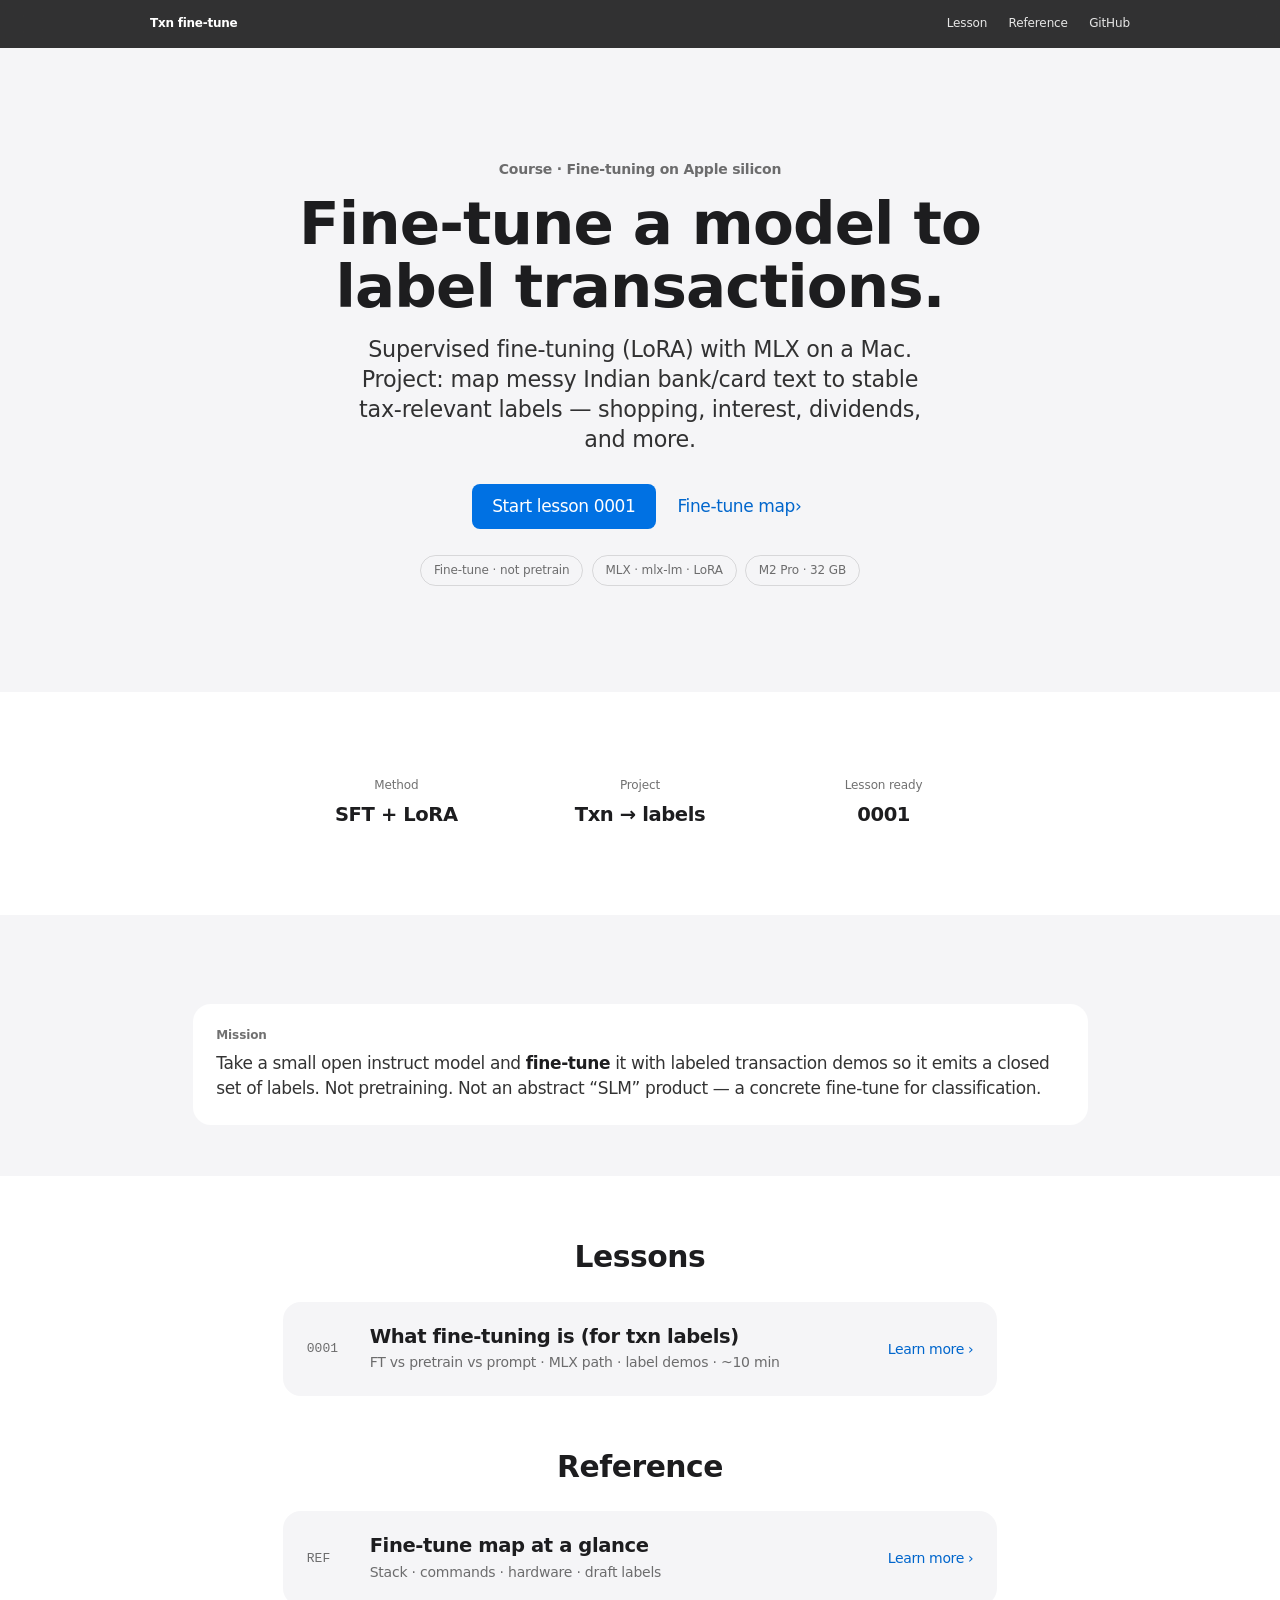
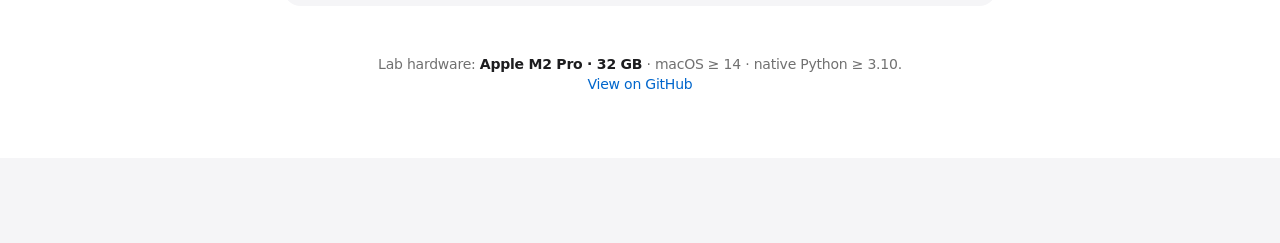
<file: index.html>
<!DOCTYPE html>
<html lang="en">
<head>
  <meta charset="utf-8" />
  <meta name="viewport" content="width=device-width, initial-scale=1" />
  <meta name="color-scheme" content="light dark" />
  <title>Fine-tune on MLX · Transaction labels</title>
  <meta name="description" content="Fine-tune open models on Apple silicon with MLX so Indian transaction text maps to tax-relevant labels." />
  <link rel="stylesheet" href="assets/lesson.css" />
</head>
<body>
  <nav class="topnav" aria-label="Course">
    <div class="topnav-inner">
      <a class="brand" href="index.html">Txn fine-tune</a>
      <div style="display:flex;gap:1.25rem;align-items:center">
        <a href="lessons/0001-what-is-finetuning-for-txn-labels.html">Lesson</a>
        <a href="reference/finetune-map.html">Reference</a>
        <a href="https://github.com/prayanks/mlx-slm-course">GitHub</a>
      </div>
    </div>
  </nav>

  <div class="page shell">
    <div class="page-inner">
      <header class="course-header">
        <p class="eyebrow">Course · Fine-tuning on Apple silicon</p>
        <h1>Fine-tune a model to label transactions.</h1>
        <p class="lede">
          Supervised fine-tuning (LoRA) with MLX on a Mac. Project: map messy Indian bank/card text
          to stable tax-relevant labels — shopping, interest, dividends, and more.
        </p>
        <div class="cta-row">
          <a class="btn btn-primary" href="lessons/0001-what-is-finetuning-for-txn-labels.html">Start lesson 0001</a>
          <a class="btn btn-ghost" href="reference/finetune-map.html">Fine-tune map</a>
        </div>
        <div class="chip-row">
          <span class="chip">Fine-tune · not pretrain</span>
          <span class="chip">MLX · mlx-lm · LoRA</span>
          <span class="chip">M2 Pro · 32&nbsp;GB</span>
        </div>
      </header>
    </div>

    <section class="section-band" aria-label="Overview">
      <div class="inner">
        <div class="stat-grid">
          <div class="stat">
            <div class="k">Method</div>
            <div class="v">SFT + LoRA</div>
          </div>
          <div class="stat">
            <div class="k">Project</div>
            <div class="v">Txn → labels</div>
          </div>
          <div class="stat">
            <div class="k">Lesson ready</div>
            <div class="v">0001</div>
          </div>
        </div>
      </div>
    </section>

    <div class="page-inner" style="padding-top: clamp(2.5rem, 6vw, 3.5rem)">
      <div class="win">
        <div class="label">Mission</div>
        <p>
          Take a small open instruct model and <strong>fine-tune</strong> it with labeled transaction demos so it emits
          a closed set of labels. Not pretraining. Not an abstract “SLM” product — a concrete fine-tune for classification.
        </p>
      </div>
    </div>

    <section class="section-band" aria-label="Curriculum" style="margin-top: clamp(2rem, 5vw, 3rem)">
      <div class="inner">
        <h2>Lessons</h2>
        <ul class="lesson-list">
          <li>
            <a class="lesson-card" href="lessons/0001-what-is-finetuning-for-txn-labels.html">
              <span class="n">0001</span>
              <span>
                <div class="title">What fine-tuning is (for txn labels)</div>
                <div class="meta">FT vs pretrain vs prompt · MLX path · label demos · ~10 min</div>
              </span>
              <span class="go">Learn more</span>
            </a>
          </li>
        </ul>

        <h2 style="margin-top: 2.75rem">Reference</h2>
        <ul class="lesson-list">
          <li>
            <a class="lesson-card" href="reference/finetune-map.html">
              <span class="n">REF</span>
              <span>
                <div class="title">Fine-tune map at a glance</div>
                <div class="meta">Stack · commands · hardware · draft labels</div>
              </span>
              <span class="go">Learn more</span>
            </a>
          </li>
        </ul>

        <p class="foot-note">
          Lab hardware: <strong>Apple M2 Pro · 32&nbsp;GB</strong> · macOS ≥ 14 · native Python ≥ 3.10.<br />
          <a href="https://github.com/prayanks/mlx-slm-course">View on GitHub</a>
        </p>
      </div>
    </section>
  </div>
</body>
</html>
</file>
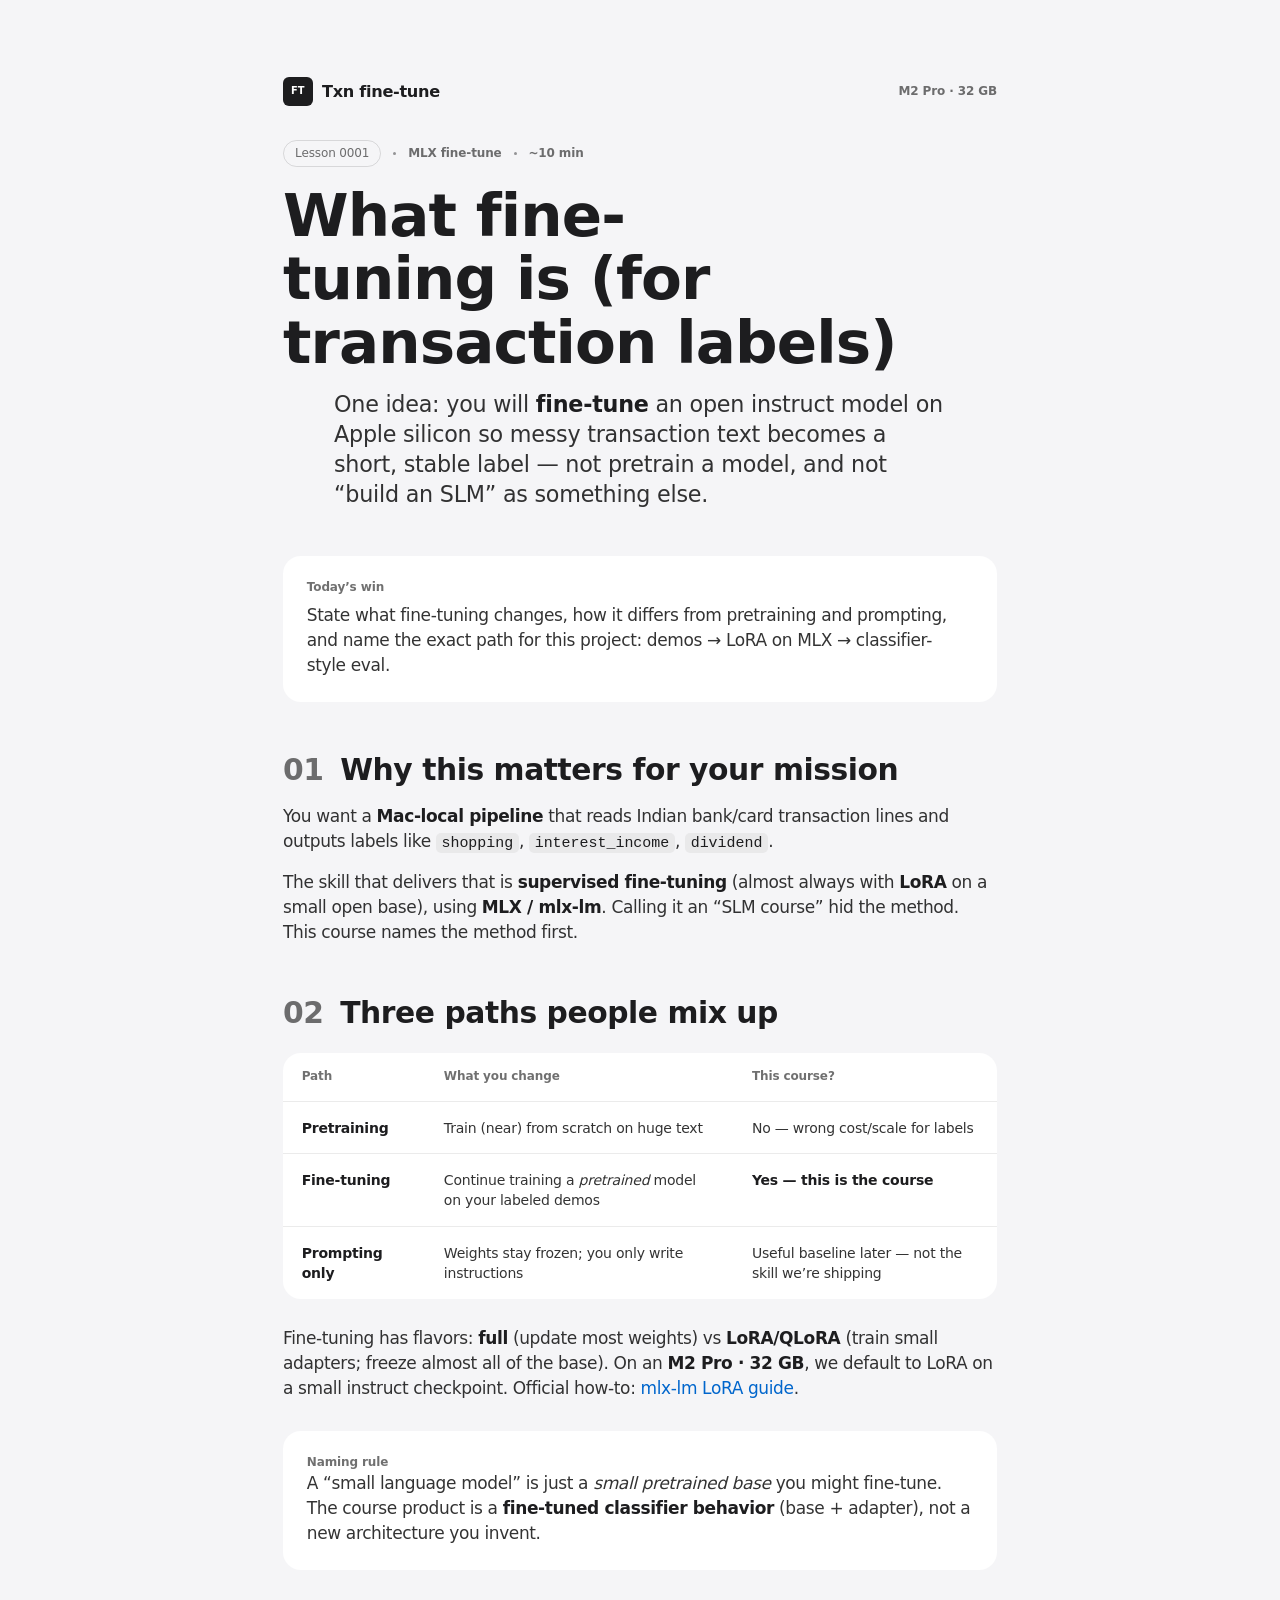
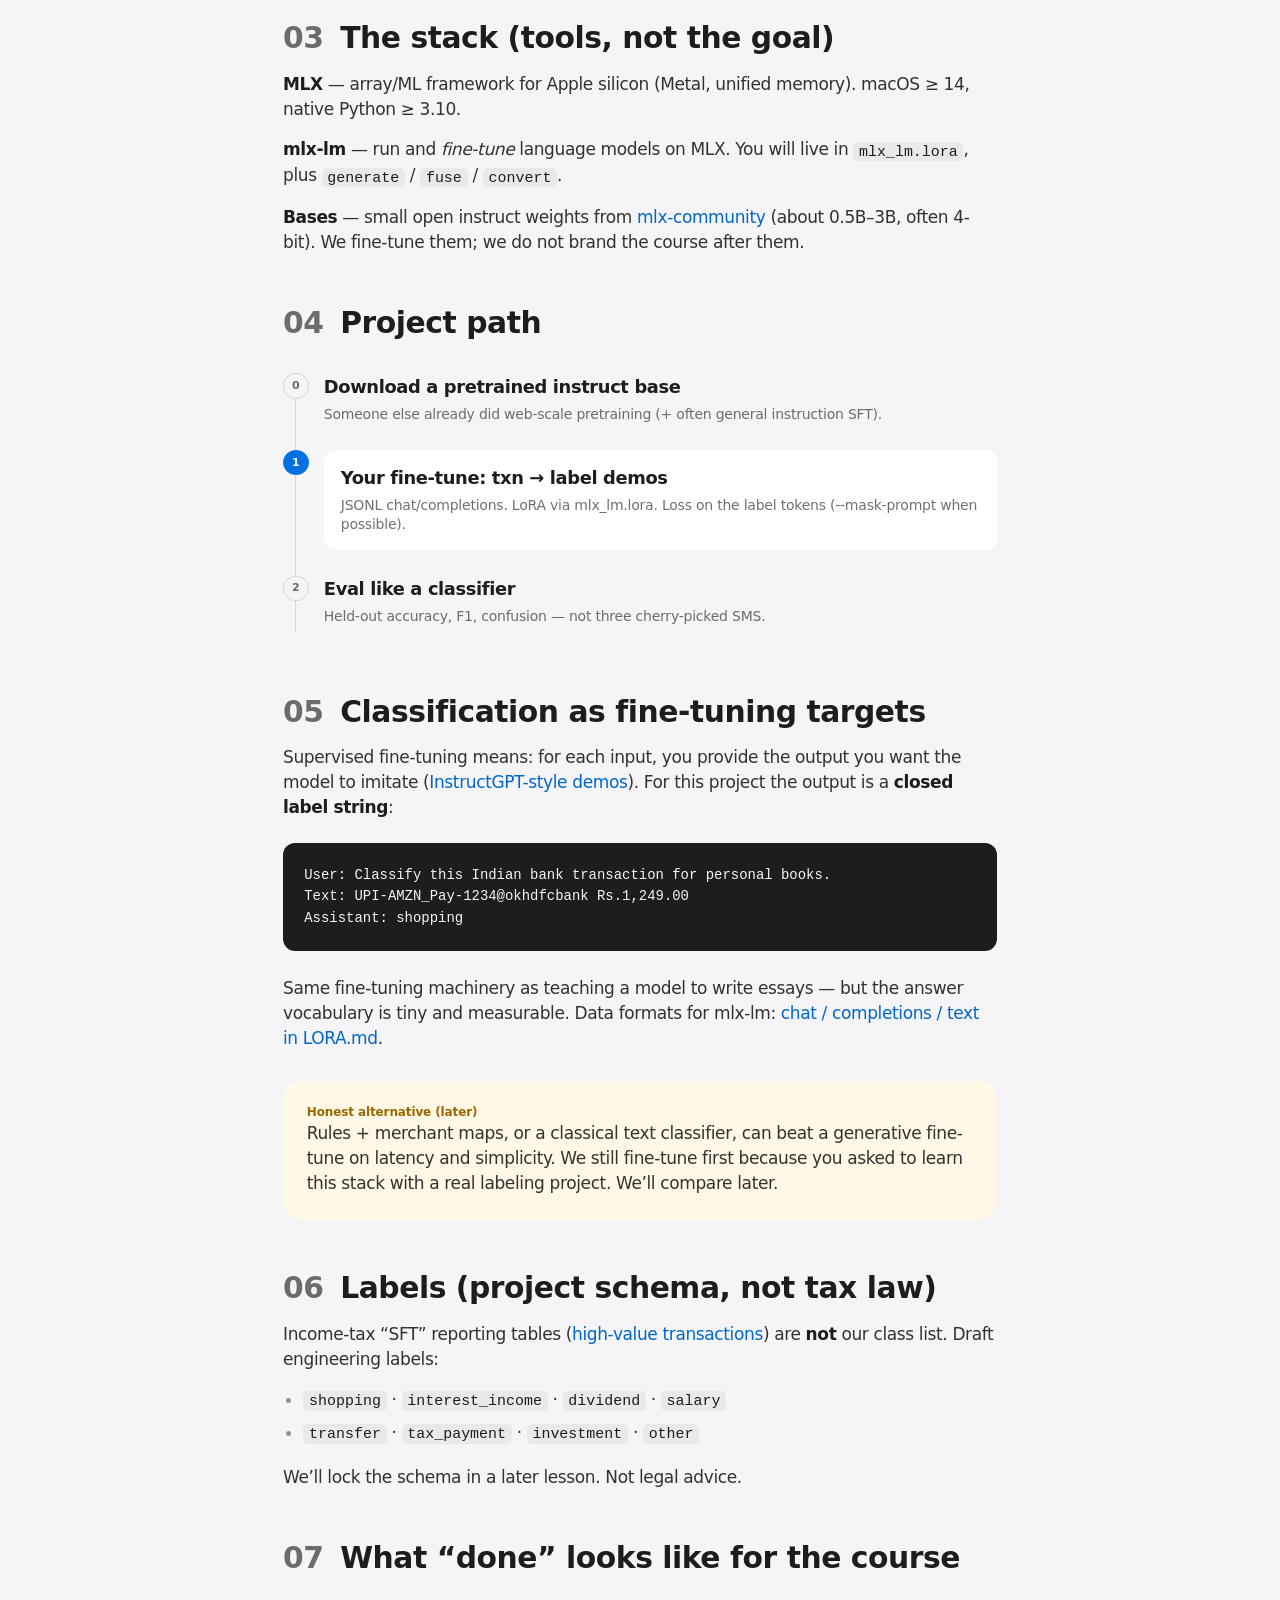
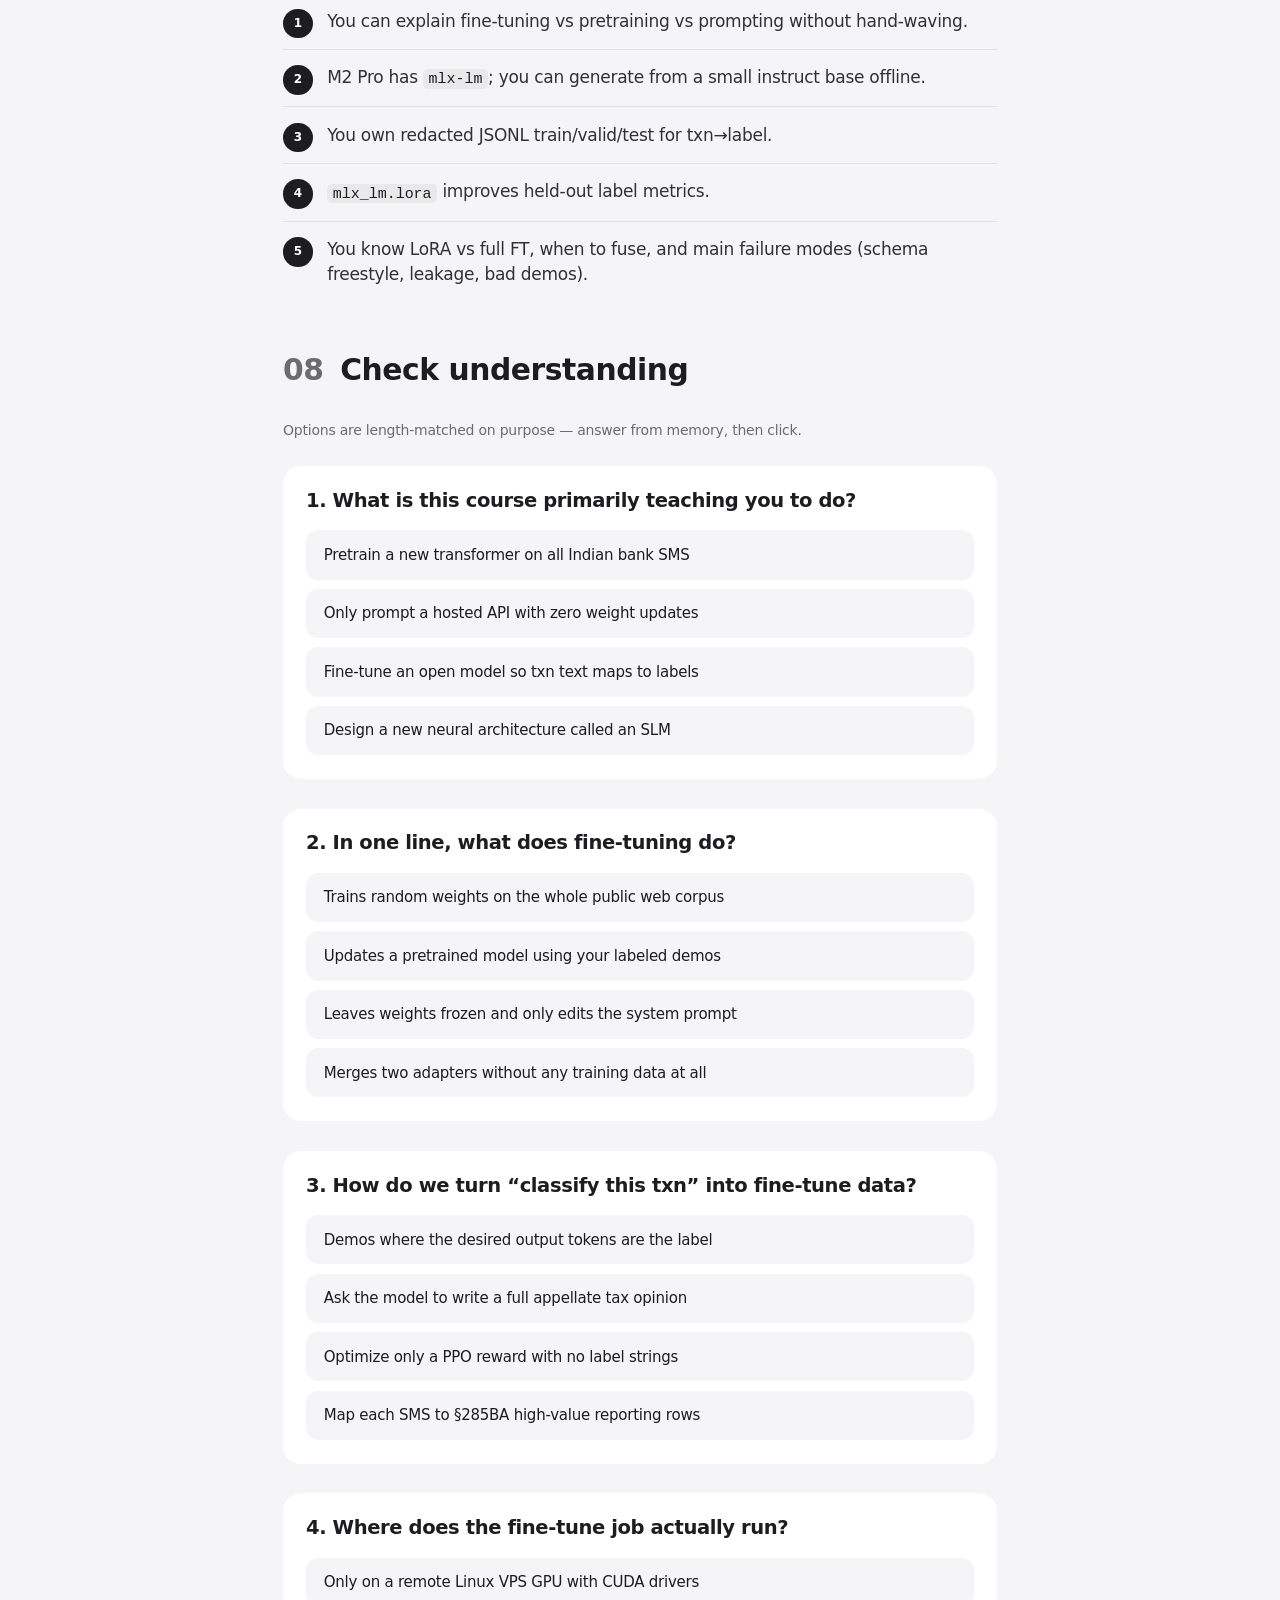
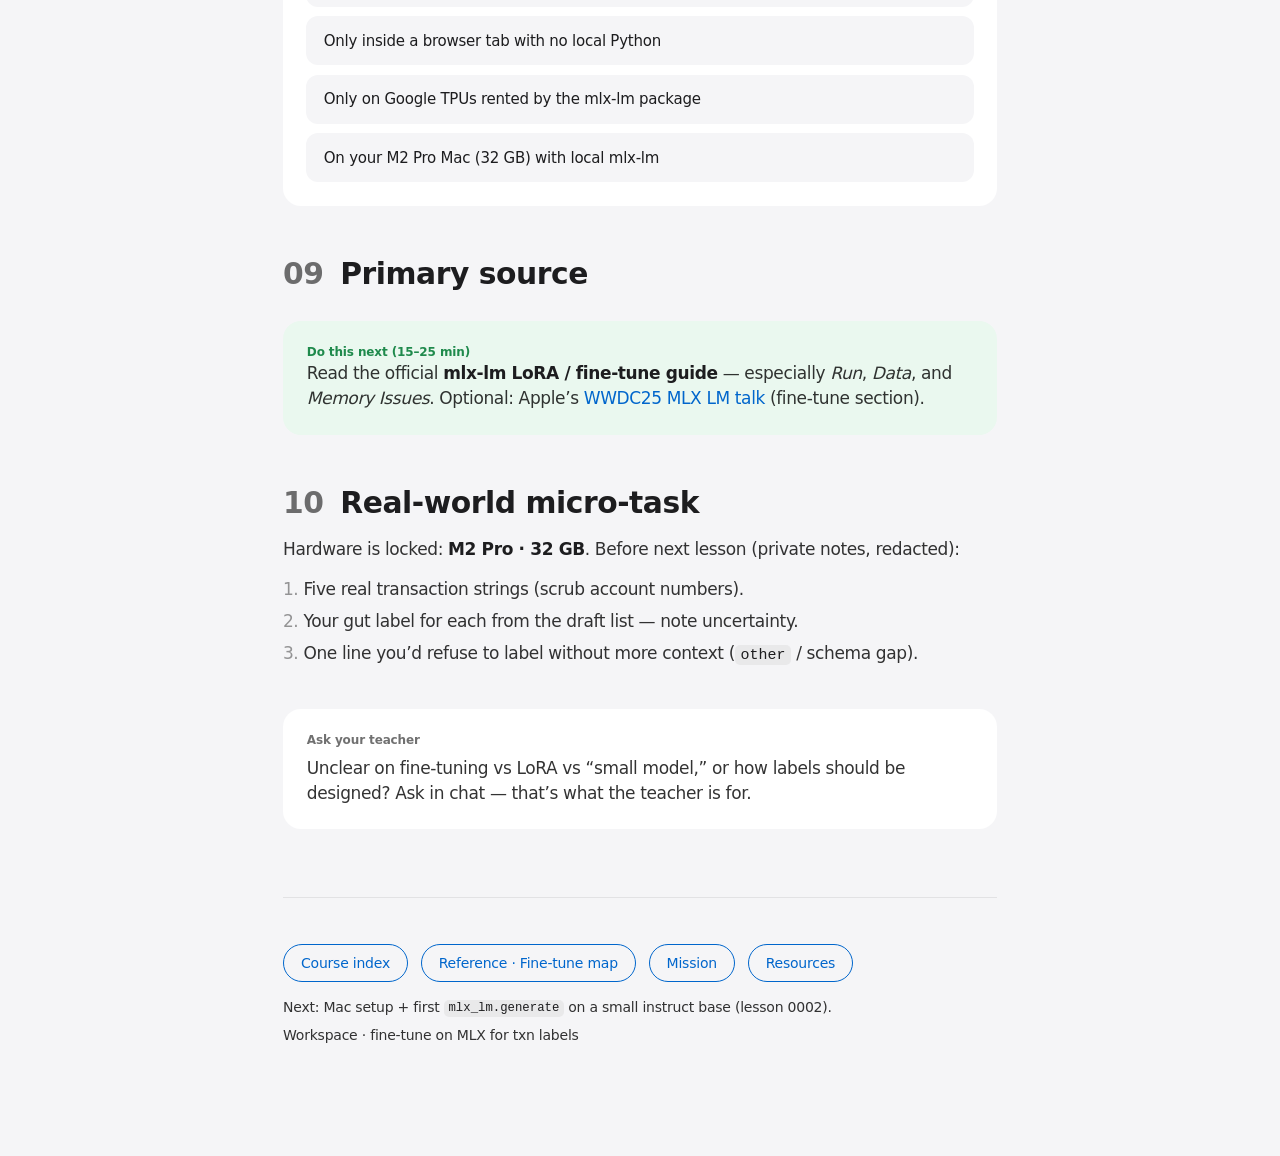
<file: lessons/0001-what-is-finetuning-for-txn-labels.html>
<!DOCTYPE html>
<html lang="en">
<head>
  <meta charset="utf-8" />
  <meta name="viewport" content="width=device-width, initial-scale=1" />
  <meta name="color-scheme" content="light dark" />
  <title>0001 · What fine-tuning is (for txn labels)</title>
  <link rel="stylesheet" href="../assets/lesson.css" />
</head>
<body>
  <div class="page">
    <div class="page-inner">
      <div class="brand-row">
        <a class="brand-mark" href="../index.html">
          <span class="logo" aria-hidden="true">FT</span>
          <span>Txn fine-tune</span>
        </a>
        <div class="meta-row" style="margin:0">
          <span>M2 Pro · 32 GB</span>
        </div>
      </div>
      <header class="course-header">
        <div class="meta-row">
          <span class="badge">Lesson 0001</span>
          <span class="dot" aria-hidden="true"></span>
          <span>MLX fine-tune</span>
          <span class="dot" aria-hidden="true"></span>
          <span>~10 min</span>
        </div>
        <h1>What fine-tuning is (for transaction labels)</h1>
        <p class="lede">
          One idea: you will <strong>fine-tune</strong> an open instruct model on Apple silicon so messy transaction text becomes a short, stable label — not pretrain a model, and not “build an SLM” as something else.
        </p>
      </header>

      <div class="win">
        <div class="label">Today’s win</div>
        <p>
          State what fine-tuning changes, how it differs from pretraining and prompting, and name the exact path for this project: demos → LoRA on MLX → classifier-style eval.
        </p>
      </div>

      <h2><span class="num">01</span> Why this matters for your mission</h2>
      <p>
        You want a <strong>Mac-local pipeline</strong> that reads Indian bank/card transaction lines and outputs labels like
        <code>shopping</code>, <code>interest_income</code>, <code>dividend</code>.
      </p>
      <p>
        The skill that delivers that is <strong>supervised fine-tuning</strong> (almost always with <strong>LoRA</strong> on a small open base), using <strong>MLX / mlx-lm</strong>.
        Calling it an “SLM course” hid the method. This course names the method first.
      </p>

      <h2><span class="num">02</span> Three paths people mix up</h2>
      <div class="table-wrap">
        <table>
          <thead>
            <tr><th>Path</th><th>What you change</th><th>This course?</th></tr>
          </thead>
          <tbody>
            <tr>
              <td><strong>Pretraining</strong></td>
              <td>Train (near) from scratch on huge text</td>
              <td>No — wrong cost/scale for labels</td>
            </tr>
            <tr>
              <td><strong>Fine-tuning</strong></td>
              <td>Continue training a <em>pretrained</em> model on your labeled demos</td>
              <td><strong>Yes — this is the course</strong></td>
            </tr>
            <tr>
              <td><strong>Prompting only</strong></td>
              <td>Weights stay frozen; you only write instructions</td>
              <td>Useful baseline later — not the skill we’re shipping</td>
            </tr>
          </tbody>
        </table>
      </div>
      <p>
        Fine-tuning has flavors: <strong>full</strong> (update most weights) vs <strong>LoRA/QLoRA</strong> (train small adapters; freeze almost all of the base).
        On an <strong>M2 Pro · 32&nbsp;GB</strong>, we default to LoRA on a small instruct checkpoint.
        Official how-to:
        <a href="https://github.com/ml-explore/mlx-lm/blob/main/mlx_lm/LORA.md">mlx-lm LoRA guide</a>.
      </p>

      <div class="callout accent">
        <div class="label">Naming rule</div>
        <p>
          A “small language model” is just a <em>small pretrained base</em> you might fine-tune.
          The course product is a <strong>fine-tuned classifier behavior</strong> (base + adapter), not a new architecture you invent.
        </p>
      </div>

      <h2><span class="num">03</span> The stack (tools, not the goal)</h2>
      <p>
        <a href="https://ml-explore.github.io/mlx/"><strong>MLX</strong></a> — array/ML framework for Apple silicon (Metal, unified memory).
        macOS ≥&nbsp;14, native Python ≥&nbsp;3.10.
      </p>
      <p>
        <a href="https://github.com/ml-explore/mlx-lm"><strong>mlx-lm</strong></a> — run and <em>fine-tune</em> language models on MLX.
        You will live in <code>mlx_lm.lora</code>, plus <code>generate</code> / <code>fuse</code> / <code>convert</code>.
      </p>
      <p>
        <strong>Bases</strong> — small open instruct weights from
        <a href="https://huggingface.co/mlx-community">mlx-community</a>
        (about 0.5B–3B, often 4-bit). We fine-tune them; we do not brand the course after them.
      </p>

      <h2><span class="num">04</span> Project path</h2>
      <div class="pipeline" role="list">
        <div class="step" role="listitem">
          <div class="n" aria-hidden="true">0</div>
          <div class="body">
            <div class="label">Download a pretrained instruct base</div>
            <div class="hint">Someone else already did web-scale pretraining (+ often general instruction SFT).</div>
          </div>
        </div>
        <div class="step highlight" role="listitem">
          <div class="n" aria-hidden="true">1</div>
          <div class="body">
            <div class="label">Your fine-tune: txn → label demos</div>
            <div class="hint">JSONL chat/completions. LoRA via mlx_lm.lora. Loss on the label tokens (--mask-prompt when possible).</div>
          </div>
        </div>
        <div class="step" role="listitem">
          <div class="n" aria-hidden="true">2</div>
          <div class="body">
            <div class="label">Eval like a classifier</div>
            <div class="hint">Held-out accuracy, F1, confusion — not three cherry-picked SMS.</div>
          </div>
        </div>
      </div>

      <h2><span class="num">05</span> Classification as fine-tuning targets</h2>
      <p>
        Supervised fine-tuning means: for each input, you provide the output you want the model to imitate
        (<a href="https://arxiv.org/abs/2203.02155">InstructGPT-style demos</a>).
        For this project the output is a <strong>closed label string</strong>:
      </p>
      <pre><code>User: Classify this Indian bank transaction for personal books.
Text: UPI-AMZN_Pay-1234@okhdfcbank Rs.1,249.00
Assistant: shopping</code></pre>
      <p>
        Same fine-tuning machinery as teaching a model to write essays — but the answer vocabulary is tiny and measurable.
        Data formats for mlx-lm:
        <a href="https://github.com/ml-explore/mlx-lm/blob/main/mlx_lm/LORA.md#data">chat / completions / text in LORA.md</a>.
      </p>

      <div class="callout warn">
        <div class="label">Honest alternative (later)</div>
        <p>
          Rules + merchant maps, or a classical text classifier, can beat a generative fine-tune on latency and simplicity.
          We still fine-tune first because you asked to learn this stack with a real labeling project. We’ll compare later.
        </p>
      </div>

      <h2><span class="num">06</span> Labels (project schema, not tax law)</h2>
      <p>
        Income-tax “SFT” reporting tables
        (<a href="https://www.incometaxindia.gov.in/w/reporting-of-high-value-transactions">high-value transactions</a>)
        are <strong>not</strong> our class list. Draft engineering labels:
      </p>
      <ul>
        <li><code>shopping</code> · <code>interest_income</code> · <code>dividend</code> · <code>salary</code></li>
        <li><code>transfer</code> · <code>tax_payment</code> · <code>investment</code> · <code>other</code></li>
      </ul>
      <p>We’ll lock the schema in a later lesson. Not legal advice.</p>

      <h2><span class="num">07</span> What “done” looks like for the course</h2>
      <ol class="steps">
        <li>You can explain fine-tuning vs pretraining vs prompting without hand-waving.</li>
        <li>M2 Pro has <code>mlx-lm</code>; you can generate from a small instruct base offline.</li>
        <li>You own redacted JSONL train/valid/test for txn→label.</li>
        <li><code>mlx_lm.lora</code> improves held-out label metrics.</li>
        <li>You know LoRA vs full FT, when to fuse, and main failure modes (schema freestyle, leakage, bad demos).</li>
      </ol>

      <h2><span class="num">08</span> Check understanding</h2>
      <p class="cite">Options are length-matched on purpose — answer from memory, then click.</p>

      <div class="quiz"
           data-correct="2"
           data-explain="This course is supervised fine-tuning (usually LoRA) of a pretrained open model so it emits txn labels. Pretraining from scratch and prompt-only APIs are different paths.">
        <div class="quiz-q">1. What is this course primarily teaching you to do?</div>
        <div class="quiz-options">
          <button type="button" data-i="0">Pretrain a new transformer on all Indian bank SMS</button>
          <button type="button" data-i="1">Only prompt a hosted API with zero weight updates</button>
          <button type="button" data-i="2">Fine-tune an open model so txn text maps to labels</button>
          <button type="button" data-i="3">Design a new neural architecture called an SLM</button>
        </div>
        <div class="quiz-feedback" hidden></div>
      </div>

      <div class="quiz"
           data-correct="1"
           data-explain="Fine-tuning continues training a pretrained model on your data. Pretraining is the earlier web-scale stage. Prompting does not update weights. Fuse merges an already-trained adapter.">
        <div class="quiz-q">2. In one line, what does fine-tuning do?</div>
        <div class="quiz-options">
          <button type="button" data-i="0">Trains random weights on the whole public web corpus</button>
          <button type="button" data-i="1">Updates a pretrained model using your labeled demos</button>
          <button type="button" data-i="2">Leaves weights frozen and only edits the system prompt</button>
          <button type="button" data-i="3">Merges two adapters without any training data at all</button>
        </div>
        <div class="quiz-feedback" hidden></div>
      </div>

      <div class="quiz"
           data-correct="0"
           data-explain="We cast classification as supervised fine-tuning targets: the completion tokens are the label. Free-form tax opinions and pure RL are different games; §285BA tables are reporting rules, not our class list.">
        <div class="quiz-q">3. How do we turn “classify this txn” into fine-tune data?</div>
        <div class="quiz-options">
          <button type="button" data-i="0">Demos where the desired output tokens are the label</button>
          <button type="button" data-i="1">Ask the model to write a full appellate tax opinion</button>
          <button type="button" data-i="2">Optimize only a PPO reward with no label strings</button>
          <button type="button" data-i="3">Map each SMS to §285BA high-value reporting rows</button>
        </div>
        <div class="quiz-feedback" hidden></div>
      </div>

      <div class="quiz"
           data-correct="3"
           data-explain="Training runs on your Apple silicon Mac with mlx-lm. The course site may be hosted elsewhere; weights update on the M2 Pro.">
        <div class="quiz-q">4. Where does the fine-tune job actually run?</div>
        <div class="quiz-options">
          <button type="button" data-i="0">Only on a remote Linux VPS GPU with CUDA drivers</button>
          <button type="button" data-i="1">Only inside a browser tab with no local Python</button>
          <button type="button" data-i="2">Only on Google TPUs rented by the mlx-lm package</button>
          <button type="button" data-i="3">On your M2 Pro Mac (32 GB) with local mlx-lm</button>
        </div>
        <div class="quiz-feedback" hidden></div>
      </div>

      <h2><span class="num">09</span> Primary source</h2>
      <div class="callout good">
        <div class="label">Do this next (15–25 min)</div>
        <p>
          Read the official
          <a href="https://github.com/ml-explore/mlx-lm/blob/main/mlx_lm/LORA.md"><strong>mlx-lm LoRA / fine-tune guide</strong></a>
          — especially <em>Run</em>, <em>Data</em>, and <em>Memory Issues</em>.
          Optional: Apple’s
          <a href="https://developer.apple.com/videos/play/wwdc2025/298/">WWDC25 MLX LM talk</a>
          (fine-tune section).
        </p>
      </div>

      <h2><span class="num">10</span> Real-world micro-task</h2>
      <p>Hardware is locked: <strong>M2 Pro · 32&nbsp;GB</strong>. Before next lesson (private notes, redacted):</p>
      <ol>
        <li>Five real transaction strings (scrub account numbers).</li>
        <li>Your gut label for each from the draft list — note uncertainty.</li>
        <li>One line you’d refuse to label without more context (<code>other</code> / schema gap).</li>
      </ol>

      <div class="teacher">
        <div class="label">Ask your teacher</div>
        <p>
          Unclear on fine-tuning vs LoRA vs “small model,” or how labels should be designed?
          Ask in chat — that’s what the teacher is for.
        </p>
      </div>

      <footer class="course-footer">
        <div class="nav-links">
          <a href="../index.html">Course index</a>
          <a href="../reference/finetune-map.html">Reference · Fine-tune map</a>
          <a href="../MISSION.md">Mission</a>
          <a href="../RESOURCES.md">Resources</a>
        </div>
        <p style="margin:0.85rem 0 0">
          Next: Mac setup + first <code>mlx_lm.generate</code> on a small instruct base (lesson 0002).
        </p>
        <p style="margin:0.4rem 0 0">Workspace · fine-tune on MLX for txn labels</p>
      </footer>
    </div>
  </div>
  <script src="../assets/quiz.js"></script>
</body>
</html>
</file>
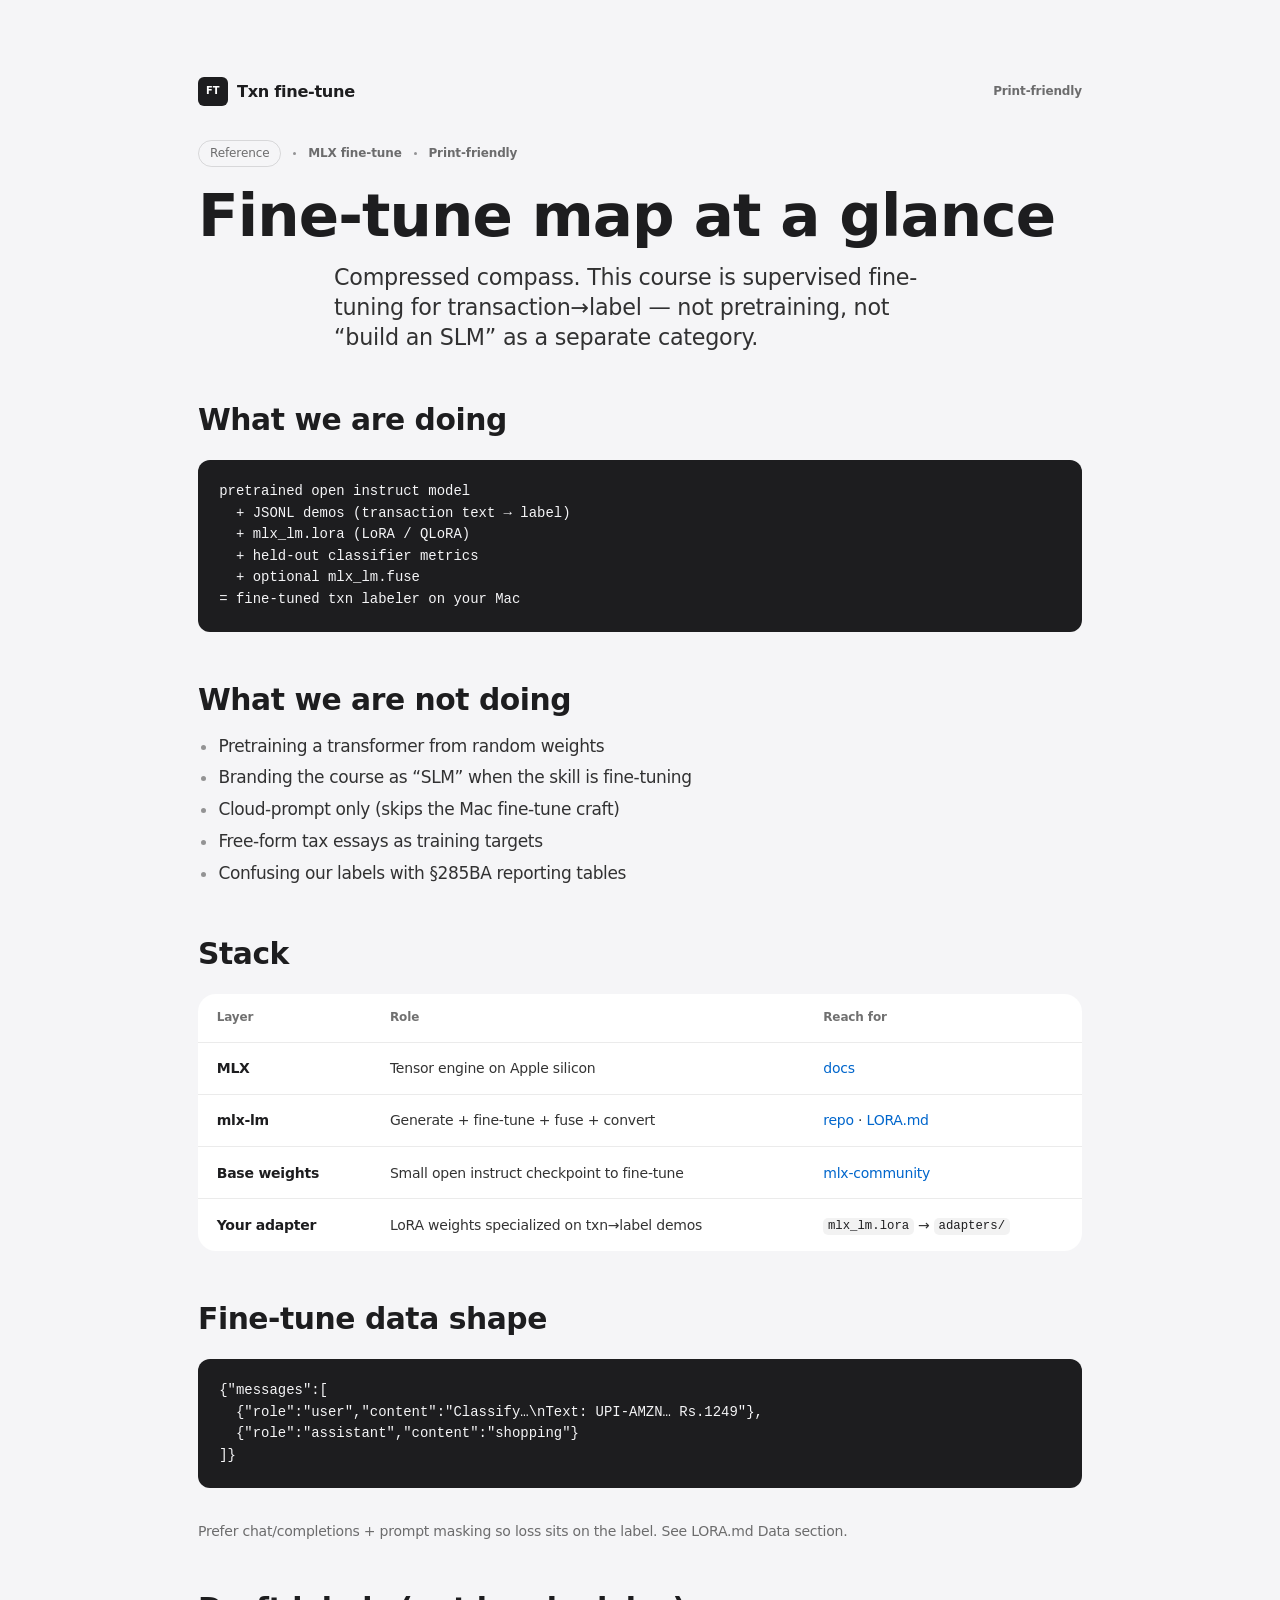
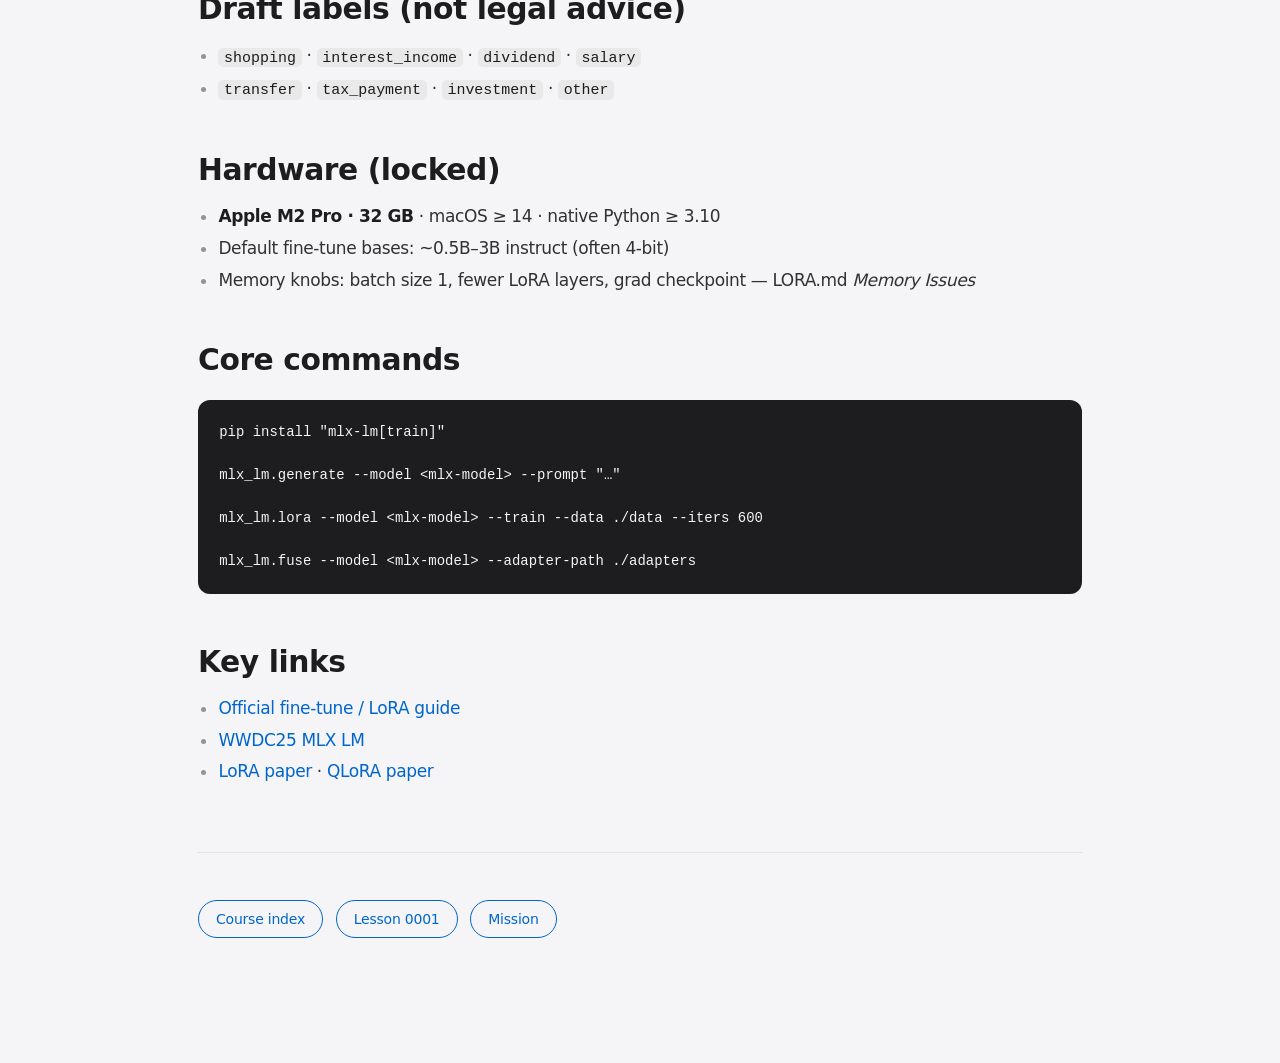
<file: reference/finetune-map.html>
<!DOCTYPE html>
<html lang="en">
<head>
  <meta charset="utf-8" />
  <meta name="viewport" content="width=device-width, initial-scale=1" />
  <meta name="color-scheme" content="light dark" />
  <title>Reference · Fine-tune map at a glance</title>
  <link rel="stylesheet" href="../assets/lesson.css" />
</head>
<body>
  <div class="page wide">
    <div class="page-inner">
      <div class="brand-row">
        <a class="brand-mark" href="../index.html">
          <span class="logo" aria-hidden="true">FT</span>
          <span>Txn fine-tune</span>
        </a>
        <div class="meta-row" style="margin:0">
          <span>Print-friendly</span>
        </div>
      </div>
      <header class="course-header">
        <div class="meta-row">
          <span class="badge">Reference</span>
          <span class="dot" aria-hidden="true"></span>
          <span>MLX fine-tune</span>
          <span class="dot" aria-hidden="true"></span>
          <span>Print-friendly</span>
        </div>
        <h1>Fine-tune map at a glance</h1>
        <p class="lede">Compressed compass. This course is supervised fine-tuning for transaction→label — not pretraining, not “build an SLM” as a separate category.</p>
      </header>

      <h2>What we are doing</h2>
      <pre><code>pretrained open instruct model
  + JSONL demos (transaction text → label)
  + mlx_lm.lora (LoRA / QLoRA)
  + held-out classifier metrics
  + optional mlx_lm.fuse
= fine-tuned txn labeler on your Mac</code></pre>

      <h2>What we are not doing</h2>
      <ul>
        <li>Pretraining a transformer from random weights</li>
        <li>Branding the course as “SLM” when the skill is fine-tuning</li>
        <li>Cloud-prompt only (skips the Mac fine-tune craft)</li>
        <li>Free-form tax essays as training targets</li>
        <li>Confusing our labels with §285BA reporting tables</li>
      </ul>

      <h2>Stack</h2>
      <div class="table-wrap">
        <table>
          <thead>
            <tr><th>Layer</th><th>Role</th><th>Reach for</th></tr>
          </thead>
          <tbody>
            <tr>
              <td><strong>MLX</strong></td>
              <td>Tensor engine on Apple silicon</td>
              <td><a href="https://ml-explore.github.io/mlx/">docs</a></td>
            </tr>
            <tr>
              <td><strong>mlx-lm</strong></td>
              <td>Generate + fine-tune + fuse + convert</td>
              <td><a href="https://github.com/ml-explore/mlx-lm">repo</a> · <a href="https://github.com/ml-explore/mlx-lm/blob/main/mlx_lm/LORA.md">LORA.md</a></td>
            </tr>
            <tr>
              <td><strong>Base weights</strong></td>
              <td>Small open instruct checkpoint to fine-tune</td>
              <td><a href="https://huggingface.co/mlx-community">mlx-community</a></td>
            </tr>
            <tr>
              <td><strong>Your adapter</strong></td>
              <td>LoRA weights specialized on txn→label demos</td>
              <td><code>mlx_lm.lora</code> → <code>adapters/</code></td>
            </tr>
          </tbody>
        </table>
      </div>

      <h2>Fine-tune data shape</h2>
      <pre><code>{"messages":[
  {"role":"user","content":"Classify…\nText: UPI-AMZN… Rs.1249"},
  {"role":"assistant","content":"shopping"}
]}</code></pre>
      <p class="cite">Prefer chat/completions + prompt masking so loss sits on the label. See LORA.md Data section.</p>

      <h2>Draft labels (not legal advice)</h2>
      <ul>
        <li><code>shopping</code> · <code>interest_income</code> · <code>dividend</code> · <code>salary</code></li>
        <li><code>transfer</code> · <code>tax_payment</code> · <code>investment</code> · <code>other</code></li>
      </ul>

      <h2>Hardware (locked)</h2>
      <ul>
        <li><strong>Apple M2 Pro · 32 GB</strong> · macOS ≥ 14 · native Python ≥ 3.10</li>
        <li>Default fine-tune bases: ~0.5B–3B instruct (often 4-bit)</li>
        <li>Memory knobs: batch size 1, fewer LoRA layers, grad checkpoint — LORA.md <em>Memory Issues</em></li>
      </ul>

      <h2>Core commands</h2>
      <pre><code>pip install "mlx-lm[train]"

mlx_lm.generate --model &lt;mlx-model&gt; --prompt "…"

mlx_lm.lora --model &lt;mlx-model&gt; --train --data ./data --iters 600

mlx_lm.fuse --model &lt;mlx-model&gt; --adapter-path ./adapters</code></pre>

      <h2>Key links</h2>
      <ul>
        <li><a href="https://github.com/ml-explore/mlx-lm/blob/main/mlx_lm/LORA.md">Official fine-tune / LoRA guide</a></li>
        <li><a href="https://developer.apple.com/videos/play/wwdc2025/298/">WWDC25 MLX LM</a></li>
        <li><a href="https://arxiv.org/abs/2106.09685">LoRA paper</a> · <a href="https://arxiv.org/abs/2305.14314">QLoRA paper</a></li>
      </ul>

      <footer class="course-footer">
        <div class="nav-links">
          <a href="../index.html">Course index</a>
          <a href="../lessons/0001-what-is-finetuning-for-txn-labels.html">Lesson 0001</a>
          <a href="../MISSION.md">Mission</a>
        </div>
      </footer>
    </div>
  </div>
</body>
</html>
</file>
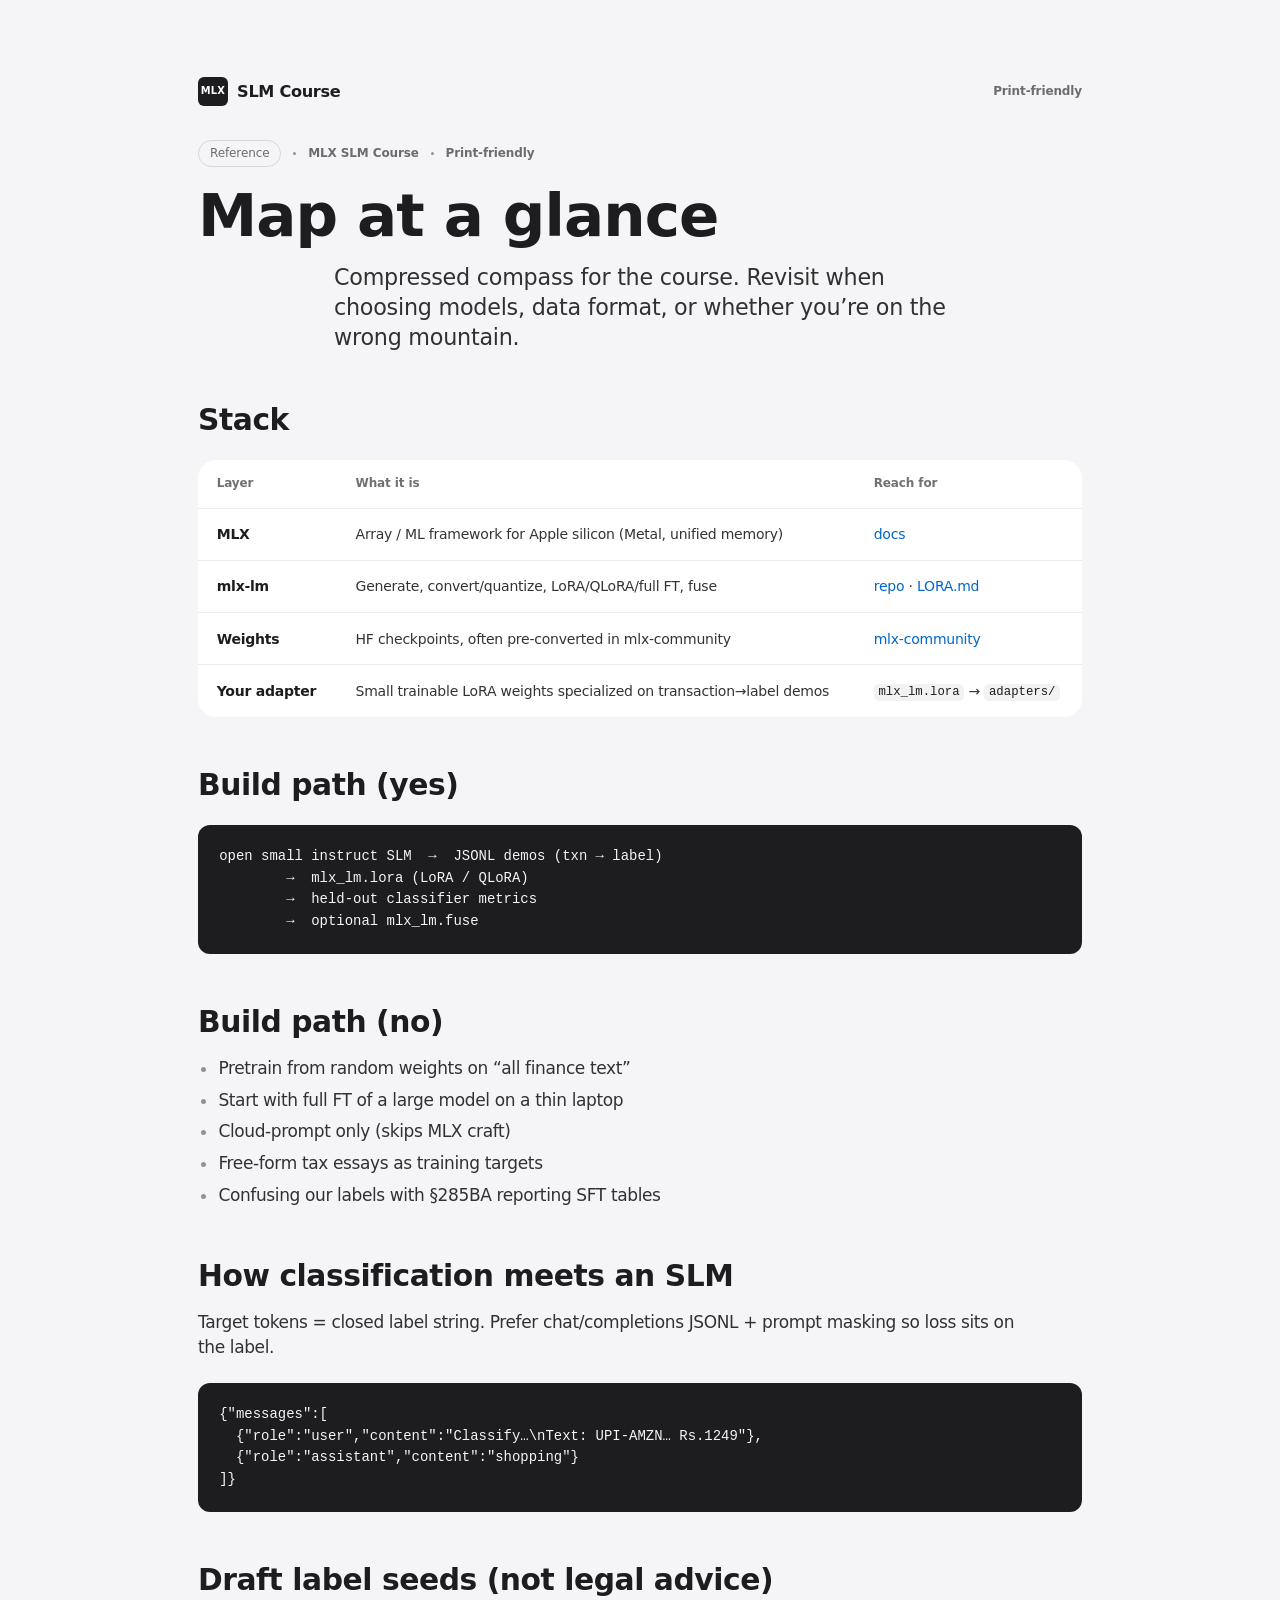
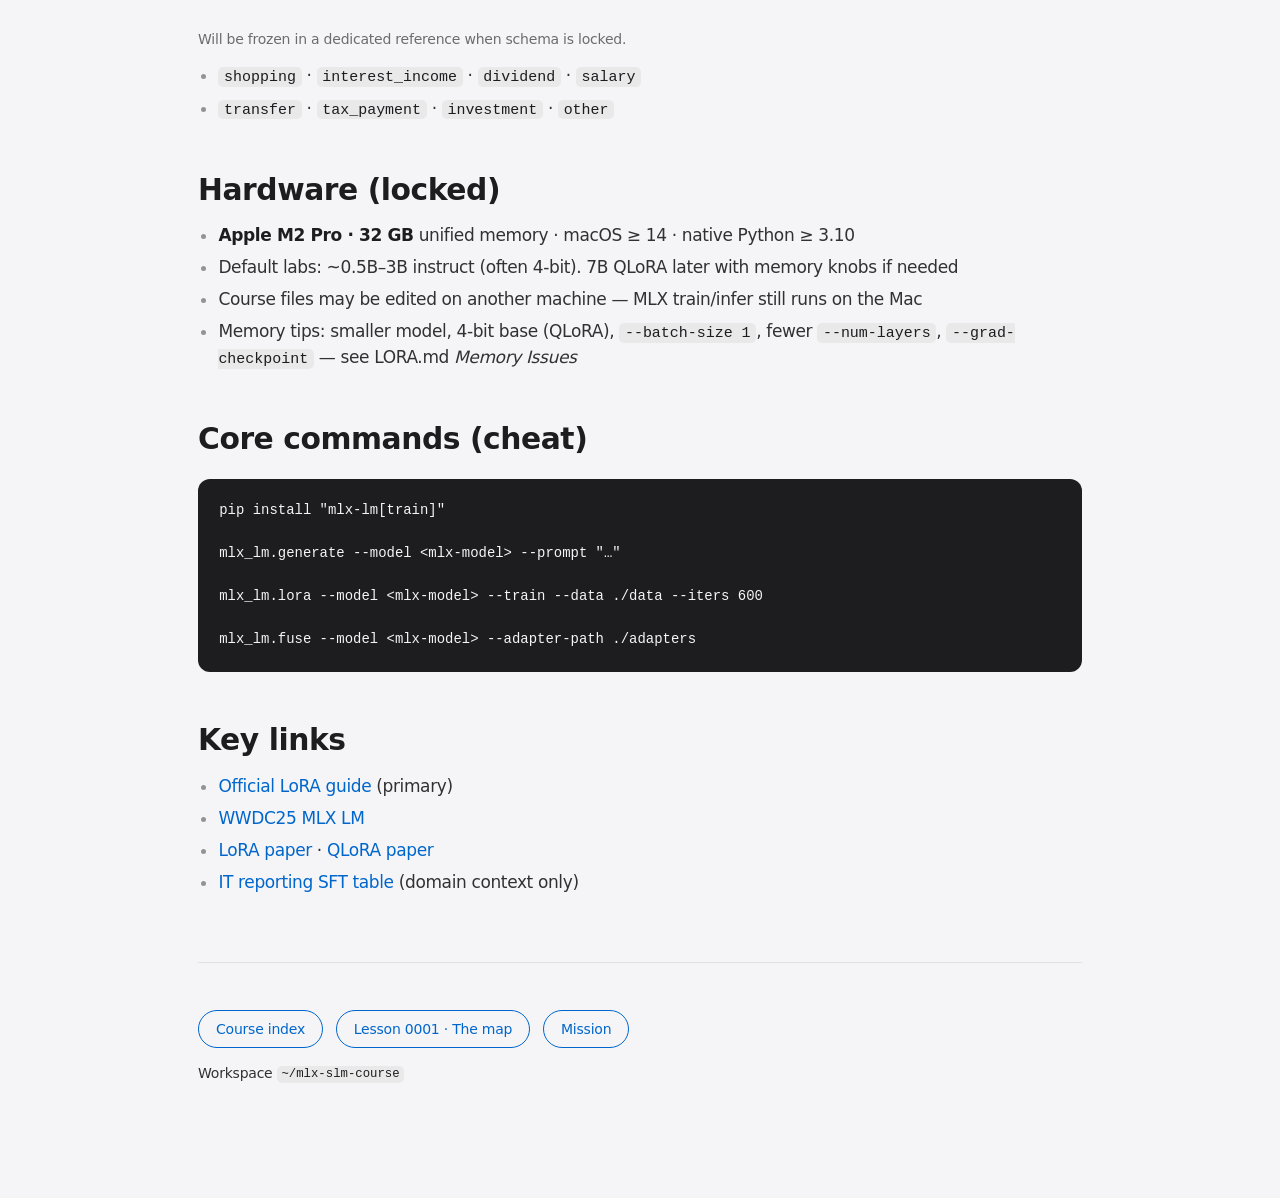
<file: reference/mlx-slm-map.html>
<!DOCTYPE html>
<html lang="en">
<head>
  <meta charset="utf-8" />
  <meta name="viewport" content="width=device-width, initial-scale=1" />
  <meta name="color-scheme" content="light dark" />
  <title>Reference · MLX SLM map at a glance</title>
  <link rel="stylesheet" href="../assets/lesson.css" />
</head>
<body>
  <div class="page wide">
    <div class="page-inner">
      <div class="brand-row">
        <a class="brand-mark" href="../index.html">
          <span class="logo" aria-hidden="true">MLX</span>
          <span>SLM Course</span>
        </a>
        <div class="meta-row" style="margin:0">
          <span>Print-friendly</span>
        </div>
      </div>
      <header class="course-header">
        <div class="meta-row">
          <span class="badge">Reference</span>
          <span class="dot" aria-hidden="true"></span>
          <span>MLX SLM Course</span>
          <span class="dot" aria-hidden="true"></span>
          <span>Print-friendly</span>
        </div>
        <h1>Map at a glance</h1>
        <p class="lede">Compressed compass for the course. Revisit when choosing models, data format, or whether you’re on the wrong mountain.</p>
      </header>

      <h2>Stack</h2>
      <div class="table-wrap">
        <table>
          <thead>
            <tr><th>Layer</th><th>What it is</th><th>Reach for</th></tr>
          </thead>
          <tbody>
            <tr>
              <td><strong>MLX</strong></td>
              <td>Array / ML framework for Apple silicon (Metal, unified memory)</td>
              <td><a href="https://ml-explore.github.io/mlx/">docs</a></td>
            </tr>
            <tr>
              <td><strong>mlx-lm</strong></td>
              <td>Generate, convert/quantize, LoRA/QLoRA/full FT, fuse</td>
              <td><a href="https://github.com/ml-explore/mlx-lm">repo</a> · <a href="https://github.com/ml-explore/mlx-lm/blob/main/mlx_lm/LORA.md">LORA.md</a></td>
            </tr>
            <tr>
              <td><strong>Weights</strong></td>
              <td>HF checkpoints, often pre-converted in mlx-community</td>
              <td><a href="https://huggingface.co/mlx-community">mlx-community</a></td>
            </tr>
            <tr>
              <td><strong>Your adapter</strong></td>
              <td>Small trainable LoRA weights specialized on transaction→label demos</td>
              <td><code>mlx_lm.lora</code> → <code>adapters/</code></td>
            </tr>
          </tbody>
        </table>
      </div>

      <h2>Build path (yes)</h2>
      <pre><code>open small instruct SLM  →  JSONL demos (txn → label)
        →  mlx_lm.lora (LoRA / QLoRA)
        →  held-out classifier metrics
        →  optional mlx_lm.fuse</code></pre>

      <h2>Build path (no)</h2>
      <ul>
        <li>Pretrain from random weights on “all finance text”</li>
        <li>Start with full FT of a large model on a thin laptop</li>
        <li>Cloud-prompt only (skips MLX craft)</li>
        <li>Free-form tax essays as training targets</li>
        <li>Confusing our labels with §285BA reporting SFT tables</li>
      </ul>

      <h2>How classification meets an SLM</h2>
      <p>Target tokens = closed label string. Prefer chat/completions JSONL + prompt masking so loss sits on the label.</p>
      <pre><code>{"messages":[
  {"role":"user","content":"Classify…\nText: UPI-AMZN… Rs.1249"},
  {"role":"assistant","content":"shopping"}
]}</code></pre>

      <h2>Draft label seeds (not legal advice)</h2>
      <p class="cite">Will be frozen in a dedicated reference when schema is locked.</p>
      <ul>
        <li><code>shopping</code> · <code>interest_income</code> · <code>dividend</code> · <code>salary</code></li>
        <li><code>transfer</code> · <code>tax_payment</code> · <code>investment</code> · <code>other</code></li>
      </ul>

      <h2>Hardware (locked)</h2>
        <ul>
          <li><strong>Apple M2 Pro · 32 GB</strong> unified memory · macOS ≥ 14 · native Python ≥ 3.10</li>
          <li>Default labs: ~0.5B–3B instruct (often 4-bit). 7B QLoRA later with memory knobs if needed</li>
          <li>Course files may be edited on another machine — MLX train/infer still runs on the Mac</li>
          <li>Memory tips: smaller model, 4-bit base (QLoRA), <code>--batch-size 1</code>, fewer <code>--num-layers</code>, <code>--grad-checkpoint</code> — see LORA.md <em>Memory Issues</em></li>
        </ul>

      <h2>Core commands (cheat)</h2>
      <pre><code>pip install "mlx-lm[train]"

mlx_lm.generate --model &lt;mlx-model&gt; --prompt "…"

mlx_lm.lora --model &lt;mlx-model&gt; --train --data ./data --iters 600

mlx_lm.fuse --model &lt;mlx-model&gt; --adapter-path ./adapters</code></pre>

      <h2>Key links</h2>
      <ul>
        <li><a href="https://github.com/ml-explore/mlx-lm/blob/main/mlx_lm/LORA.md">Official LoRA guide</a> (primary)</li>
        <li><a href="https://developer.apple.com/videos/play/wwdc2025/298/">WWDC25 MLX LM</a></li>
        <li><a href="https://arxiv.org/abs/2106.09685">LoRA paper</a> · <a href="https://arxiv.org/abs/2305.14314">QLoRA paper</a></li>
        <li><a href="https://www.incometaxindia.gov.in/w/reporting-of-high-value-transactions">IT reporting SFT table</a> (domain context only)</li>
      </ul>

      <footer class="course-footer">
        <div class="nav-links">
          <a href="../index.html">Course index</a>
          <a href="../lessons/0001-the-map-slm-mlx-tax-labels.html">Lesson 0001 · The map</a>
          <a href="../MISSION.md">Mission</a>
        </div>
        <p style="margin:0.85rem 0 0">Workspace <code>~/mlx-slm-course</code></p>
      </footer>
    </div>
  </div>
</body>
</html>
</file>
<file: assets/lesson.css>
/* MLX SLM Course — Apple marketing-inspired design system
   SF system fonts · #f5f5f7 / black rhythm · Apple Blue only accent
   Compatible with existing lesson/reference HTML class names. */

:root {
  --bg: #f5f5f7;
  --bg-elevated: #ffffff;
  --bg-dark: #000000;
  --ink: #1d1d1f;
  --ink-soft: rgba(0, 0, 0, 0.8);
  --muted: rgba(0, 0, 0, 0.56);
  --faint: rgba(0, 0, 0, 0.4);
  --rule: rgba(0, 0, 0, 0.08);
  --rule-strong: rgba(0, 0, 0, 0.12);

  /* Single chromatic accent — Apple Blue */
  --accent: #0071e3;
  --accent-link: #0066cc;
  --accent-on-dark: #2997ff;
  --accent-soft: rgba(0, 113, 227, 0.08);
  --accent-ring: rgba(0, 113, 227, 0.35);
  --accent-2: #1d1d1f; /* structural secondary = near-black, not a 2nd hue */
  --accent-hot: #0077ed;

  --good: #1f8a4c;
  --good-bg: #eaf8ef;
  --good-border: rgba(31, 138, 76, 0.22);
  --bad: #b3261e;
  --bad-bg: #fef2f1;
  --bad-border: rgba(179, 38, 30, 0.2);
  --warn: #9a6700;
  --warn-bg: #fff8e7;
  --warn-border: rgba(154, 103, 0, 0.22);

  --code-bg: #1d1d1f;
  --code-ink: #f5f5f7;
  --code-muted: rgba(255, 255, 255, 0.48);
  --code-accent: #2997ff;

  --shadow-sm: none;
  --shadow-card: rgba(0, 0, 0, 0.12) 2px 4px 24px 0;
  --shadow-md: rgba(0, 0, 0, 0.18) 3px 5px 30px 0;

  --radius: 18px;
  --radius-sm: 12px;
  --radius-btn: 980px;
  --radius-pill: 980px;
  --measure: 42rem;
  --page-pad: clamp(1.25rem, 5vw, 2.5rem);
  --content-max: 980px;

  --sans: system-ui, -apple-system, BlinkMacSystemFont, "SF Pro Text", "Segoe UI", Roboto, "Helvetica Neue", Arial, sans-serif;
  --display: system-ui, -apple-system, BlinkMacSystemFont, "SF Pro Display", "Segoe UI", Roboto, "Helvetica Neue", Arial, sans-serif;
  --serif: var(--sans); /* course body uses SF-like sans for Apple marketing feel */
  --mono: ui-monospace, "SF Mono", SFMono-Regular, Menlo, Monaco, Consolas, monospace;
}

@media (prefers-color-scheme: dark) {
  :root {
    --bg: #000000;
    --bg-elevated: #1d1d1f;
    --bg-dark: #000000;
    --ink: #f5f5f7;
    --ink-soft: rgba(255, 255, 255, 0.86);
    --muted: rgba(255, 255, 255, 0.56);
    --faint: rgba(255, 255, 255, 0.4);
    --rule: rgba(255, 255, 255, 0.1);
    --rule-strong: rgba(255, 255, 255, 0.16);
    --accent: #2997ff;
    --accent-link: #2997ff;
    --accent-on-dark: #2997ff;
    --accent-soft: rgba(41, 151, 255, 0.12);
    --accent-ring: rgba(41, 151, 255, 0.4);
    --accent-2: #f5f5f7;
    --accent-hot: #64b5ff;
    --good: #32d74b;
    --good-bg: rgba(50, 215, 75, 0.12);
    --good-border: rgba(50, 215, 75, 0.28);
    --bad: #ff6961;
    --bad-bg: rgba(255, 105, 97, 0.12);
    --bad-border: rgba(255, 105, 97, 0.28);
    --warn: #ffd60a;
    --warn-bg: rgba(255, 214, 10, 0.1);
    --warn-border: rgba(255, 214, 10, 0.25);
    --code-bg: #000000;
    --code-ink: #f5f5f7;
    --code-muted: rgba(255, 255, 255, 0.45);
    --shadow-card: rgba(0, 0, 0, 0.45) 2px 4px 28px 0;
    --shadow-md: rgba(0, 0, 0, 0.55) 3px 8px 36px 0;
  }
}

*,
*::before,
*::after { box-sizing: border-box; }

html {
  font-size: 17px;
  -webkit-text-size-adjust: 100%;
  scroll-behavior: smooth;
}

body {
  margin: 0;
  min-height: 100vh;
  color: var(--ink);
  background: var(--bg);
  font-family: var(--sans);
  font-weight: 400;
  line-height: 1.47;
  letter-spacing: -0.022em;
  text-rendering: optimizeLegibility;
  -webkit-font-smoothing: antialiased;
}

/* —— Layout —— */
.page {
  width: min(100% - 2 * var(--page-pad), var(--content-max));
  margin: 0 auto;
  padding: clamp(2.5rem, 7vw, 4.5rem) 0 clamp(5rem, 10vw, 7rem);
}

.page-inner {
  max-width: var(--measure);
  margin: 0 auto;
}

.page.wide .page-inner {
  max-width: 52rem;
}

/* Index: full-width cinematic canvas, no glass chrome */
.page.shell {
  width: 100%;
  max-width: none;
  padding: 0 0 5rem;
}

.page.shell .page-inner {
  max-width: var(--content-max);
  margin: 0 auto;
  padding: 0 var(--page-pad);
  background: transparent;
  border: 0;
  border-radius: 0;
  box-shadow: none;
  backdrop-filter: none;
}

/* —— Sticky glass top bar (index / optional) —— */
.topnav {
  position: sticky;
  top: 0;
  z-index: 50;
  height: 48px;
  display: flex;
  align-items: center;
  justify-content: center;
  background: rgba(0, 0, 0, 0.8);
  backdrop-filter: saturate(180%) blur(20px);
  -webkit-backdrop-filter: saturate(180%) blur(20px);
  color: #fff;
  font-family: var(--sans);
  font-size: 12px;
  font-weight: 400;
  letter-spacing: -0.01em;
}

.topnav-inner {
  width: min(100% - 2rem, var(--content-max));
  display: flex;
  align-items: center;
  justify-content: space-between;
  gap: 1rem;
}

.topnav a {
  color: rgba(255, 255, 255, 0.88);
  text-decoration: none;
  font-size: 12px;
}

.topnav a:hover {
  color: #fff;
  text-decoration: underline;
  text-underline-offset: 0.2em;
}

.topnav .brand {
  font-weight: 600;
  letter-spacing: -0.02em;
  color: #fff;
}

/* —— Brand row (lessons) —— */
.brand-row {
  display: flex;
  flex-wrap: wrap;
  align-items: center;
  justify-content: space-between;
  gap: 0.75rem 1rem;
  margin-bottom: 2rem;
}

.brand-mark {
  display: inline-flex;
  align-items: center;
  gap: 0.55rem;
  font-family: var(--sans);
  font-weight: 600;
  font-size: 0.95rem;
  letter-spacing: -0.02em;
  color: var(--ink);
  text-decoration: none;
}

.brand-mark:hover {
  color: var(--ink);
  text-decoration: none;
  opacity: 0.72;
}

.brand-mark .logo {
  width: 1.75rem;
  height: 1.75rem;
  border-radius: 6px;
  display: grid;
  place-items: center;
  color: #fff;
  font-size: 0.58rem;
  font-weight: 700;
  letter-spacing: 0.02em;
  background: var(--ink);
}

/* —— Header —— */
.course-header {
  position: relative;
  margin-bottom: 2.75rem;
  padding-bottom: 0;
  border-bottom: 0;
  text-align: left;
}

.page.shell .course-header {
  text-align: center;
  padding: clamp(3.5rem, 10vw, 6.5rem) 0 clamp(2.5rem, 6vw, 3.5rem);
  max-width: 44rem;
  margin-left: auto;
  margin-right: auto;
}

.course-header::before,
.course-header::after {
  display: none;
}

.meta-row {
  display: flex;
  flex-wrap: wrap;
  align-items: center;
  gap: 0.45rem 0.7rem;
  margin: 0 0 1rem;
  font-family: var(--sans);
  font-size: 12px;
  font-weight: 600;
  letter-spacing: -0.01em;
  text-transform: none;
  color: var(--muted);
}

.page.shell .meta-row {
  justify-content: center;
}

.meta-row .dot {
  width: 3px;
  height: 3px;
  border-radius: 50%;
  background: var(--faint);
}

.badge {
  display: inline-flex;
  align-items: center;
  gap: 0.3rem;
  padding: 0.2rem 0.65rem;
  border-radius: var(--radius-pill);
  background: transparent;
  color: var(--muted);
  border: 1px solid var(--rule-strong);
  font-weight: 400;
  font-size: 12px;
  letter-spacing: -0.01em;
}

.eyebrow {
  margin: 0 0 0.75rem;
  font-family: var(--sans);
  font-size: 14px;
  font-weight: 600;
  letter-spacing: -0.016em;
  text-transform: none;
  color: var(--muted);
}

h1 {
  margin: 0 0 0.85rem;
  font-family: var(--display);
  font-weight: 600;
  font-size: clamp(2.25rem, 6vw, 3.5rem);
  line-height: 1.07;
  letter-spacing: -0.015em;
  color: var(--ink);
  text-wrap: balance;
}

.page.shell h1 {
  font-size: clamp(2.5rem, 7vw, 3.5rem);
}

.lede {
  margin: 0 auto;
  max-width: 36rem;
  font-family: var(--sans);
  font-size: clamp(1.05rem, 2.2vw, 1.31rem);
  font-weight: 400;
  line-height: 1.35;
  letter-spacing: -0.011em;
  color: var(--ink-soft);
  text-wrap: pretty;
}

.page.shell .lede {
  margin-top: 0.85rem;
}

/* —— Type —— */
h2 {
  margin: 3rem 0 1rem;
  font-family: var(--display);
  font-size: clamp(1.35rem, 2.5vw, 1.75rem);
  font-weight: 600;
  letter-spacing: -0.015em;
  text-transform: none;
  color: var(--ink);
  display: block;
  line-height: 1.14;
}

h2 .num {
  display: inline-block;
  min-width: auto;
  height: auto;
  margin-right: 0.4rem;
  padding: 0;
  border-radius: 0;
  color: var(--muted);
  background: none;
  font-size: inherit;
  font-weight: 600;
  letter-spacing: inherit;
  box-shadow: none;
  font-variant-numeric: tabular-nums;
}

h3 {
  margin: 1.85rem 0 0.45rem;
  font-family: var(--display);
  font-size: 1.25rem;
  font-weight: 600;
  letter-spacing: -0.016em;
  line-height: 1.2;
  color: var(--ink);
}

p {
  margin: 0.9rem 0;
  color: var(--ink-soft);
  text-wrap: pretty;
}

p + p { margin-top: 0.75rem; }

ul, ol {
  margin: 0.75rem 0 1.1rem;
  padding-left: 1.2rem;
  color: var(--ink-soft);
}

li { margin: 0.4rem 0; }
li::marker { color: var(--faint); }

strong {
  font-weight: 600;
  color: var(--ink);
}

a {
  color: var(--accent-link);
  text-decoration: none;
  text-underline-offset: 0.18em;
}

a:hover {
  text-decoration: underline;
  color: var(--accent-link);
}

a:focus-visible {
  outline: 2px solid var(--accent);
  outline-offset: 3px;
  border-radius: 3px;
}

.cite {
  font-family: var(--sans);
  font-size: 14px;
  line-height: 1.4;
  letter-spacing: -0.016em;
  color: var(--muted);
  border-left: 0;
  padding: 0;
  margin: 2rem 0 0;
}

/* —— Callouts —— */
.win,
.callout,
.card {
  margin: 1.75rem 0;
  padding: 1.35rem 1.4rem 1.4rem;
  background: var(--bg-elevated);
  border: 0;
  border-radius: var(--radius);
  box-shadow: none;
  position: relative;
  overflow: visible;
}

.page:not(.shell) .win,
.page:not(.shell) .callout,
.page:not(.shell) .card {
  /* On lesson canvas (#f5f5f7), elevated white tiles */
}

@media (prefers-color-scheme: dark) {
  .win,
  .callout,
  .card {
    background: #1d1d1f;
  }
}

.win {
  display: grid;
  gap: 0.4rem;
  background: var(--bg-elevated);
}

.win::before { display: none; }

.win .label,
.callout .label {
  font-family: var(--sans);
  font-size: 12px;
  font-weight: 600;
  letter-spacing: -0.01em;
  text-transform: none;
  color: var(--muted);
}

.win p,
.callout p,
.card p {
  margin: 0;
  color: var(--ink-soft);
  font-size: 17px;
  line-height: 1.47;
}

.callout.accent {
  background: var(--bg-elevated);
}

.callout.warn {
  background: var(--warn-bg);
}

.callout.good {
  background: var(--good-bg);
}

.callout.warn .label { color: var(--warn); }
.callout.good .label { color: var(--good); }

.card.accent { background: var(--bg-elevated); }
.card.warn { background: var(--warn-bg); }
.card.good { background: var(--good-bg); }

/* —— Pipeline —— */
.pipeline {
  --rail: 1.5rem;
  position: relative;
  margin: 1.5rem 0 1.75rem;
  padding: 0;
  list-style: none;
  font-family: var(--sans);
}

.pipeline::before {
  content: "";
  position: absolute;
  left: calc(var(--rail) / 2 - 0.5px);
  top: 0.65rem;
  bottom: 0.65rem;
  width: 1px;
  background: var(--rule-strong);
  border-radius: 0;
}

.pipeline .step {
  position: relative;
  display: grid;
  grid-template-columns: var(--rail) 1fr;
  gap: 0.9rem;
  padding: 0.5rem 0 1rem;
  background: transparent;
  border: 0;
  box-shadow: none;
}

.pipeline .step .n {
  position: relative;
  z-index: 1;
  width: var(--rail);
  height: var(--rail);
  display: grid;
  place-items: center;
  border-radius: 50%;
  font-size: 11px;
  font-weight: 600;
  color: var(--muted);
  background: var(--bg);
  border: 1px solid var(--rule-strong);
  font-variant-numeric: tabular-nums;
  box-shadow: none;
}

.pipeline .step.highlight .n {
  color: #fff;
  background: var(--accent);
  border-color: var(--accent);
  box-shadow: none;
}

.pipeline .body {
  min-width: 0;
  padding: 0.05rem 0 0;
}

.pipeline .label {
  font-weight: 600;
  font-size: 1.05rem;
  letter-spacing: -0.02em;
  color: var(--ink);
}

.pipeline .step.highlight .label { color: var(--ink); }

.pipeline .hint {
  margin-top: 0.25rem;
  font-size: 14px;
  line-height: 1.4;
  letter-spacing: -0.016em;
  color: var(--muted);
}

.pipeline .step.highlight .body {
  padding: 0.9rem 1rem;
  background: var(--bg-elevated);
  border: 0;
  border-radius: var(--radius-sm);
  box-shadow: none;
}

/* —— Code —— */
code, .mono {
  font-family: var(--mono);
  font-size: 0.88em;
  font-weight: 400;
  background: rgba(0, 0, 0, 0.05);
  color: var(--ink);
  padding: 0.12em 0.38em;
  border-radius: 5px;
  border: 0;
  letter-spacing: 0;
}

@media (prefers-color-scheme: dark) {
  code, .mono {
    background: rgba(255, 255, 255, 0.08);
  }
}

pre {
  position: relative;
  margin: 1.35rem 0 1.5rem;
  padding: 1.25rem 1.25rem;
  overflow-x: auto;
  border-radius: var(--radius-sm);
  background: var(--code-bg);
  color: var(--code-ink);
  box-shadow: none;
  font-family: var(--mono);
  font-size: 0.82rem;
  line-height: 1.55;
  letter-spacing: 0;
  border: 0;
  -webkit-overflow-scrolling: touch;
}

pre::before {
  content: none;
}

pre code {
  background: transparent;
  color: inherit;
  padding: 0;
  border: 0;
  font-weight: 400;
  font-size: inherit;
}

/* —— Tables —— */
.table-wrap {
  margin: 1.35rem 0 1.6rem;
  overflow-x: auto;
  border: 0;
  border-radius: var(--radius);
  background: var(--bg-elevated);
  box-shadow: none;
}

table {
  width: 100%;
  border-collapse: collapse;
  font-family: var(--sans);
  font-size: 14px;
  letter-spacing: -0.016em;
  margin: 0;
}

th, td {
  text-align: left;
  padding: 0.9rem 1.1rem;
  border-bottom: 1px solid var(--rule);
  vertical-align: top;
}

tr:last-child td { border-bottom: 0; }

th {
  font-size: 12px;
  font-weight: 600;
  letter-spacing: -0.01em;
  text-transform: none;
  color: var(--muted);
  background: transparent;
}

td { color: var(--ink-soft); }
td strong { color: var(--ink); }

tr:hover td {
  background: transparent;
}

/* —— Compare panels —— */
.grid-2 {
  display: grid;
  gap: 1rem;
  margin: 1.25rem 0;
}

@media (min-width: 640px) {
  .grid-2 { grid-template-columns: 1fr 1fr; }
}

.panel {
  padding: 1.15rem 1.2rem;
  background: var(--bg-elevated);
  border: 0;
  border-radius: var(--radius-sm);
  box-shadow: none;
  font-family: var(--sans);
}

/* —— Quiz —— */
.quiz {
  margin: 1.5rem 0 1.75rem;
  padding: 1.35rem 1.35rem 1.4rem;
  background: var(--bg-elevated);
  border: 0;
  border-radius: var(--radius);
  box-shadow: none;
}

.quiz-q {
  font-family: var(--display);
  font-weight: 600;
  font-size: 1.15rem;
  letter-spacing: -0.02em;
  line-height: 1.25;
  margin: 0 0 1rem;
  color: var(--ink);
}

.quiz-options {
  display: grid;
  gap: 0.55rem;
}

.quiz-options button {
  appearance: none;
  width: 100%;
  min-height: 48px;
  padding: 0.85rem 1.05rem;
  text-align: left;
  font-family: var(--sans);
  font-size: 15px;
  line-height: 1.35;
  letter-spacing: -0.016em;
  color: var(--ink);
  background: var(--bg);
  border: 0;
  border-radius: var(--radius-sm);
  cursor: pointer;
  transition: background 0.15s ease, transform 0.08s ease;
}

.quiz-options button:hover:not(:disabled) {
  background: rgba(0, 0, 0, 0.05);
  box-shadow: none;
  border-color: transparent;
}

@media (prefers-color-scheme: dark) {
  .quiz-options button:hover:not(:disabled) {
    background: rgba(255, 255, 255, 0.08);
  }
}

.quiz-options button:active:not(:disabled) {
  transform: scale(0.99);
}

.quiz-options button:focus-visible {
  outline: 2px solid var(--accent);
  outline-offset: 2px;
}

.quiz-options button:disabled { cursor: default; }

.quiz-options button.correct {
  background: var(--good-bg);
  border-color: transparent;
  color: var(--good);
  font-weight: 600;
}

.quiz-options button.wrong {
  background: var(--bad-bg);
  border-color: transparent;
  color: var(--bad);
}

.quiz-feedback {
  margin-top: 0.95rem;
  font-family: var(--sans);
  font-size: 14px;
  line-height: 1.4;
  min-height: 1.3em;
}

.quiz-feedback.ok { color: var(--good); }
.quiz-feedback.no { color: var(--bad); }

/* —— Footer / nav —— */
.course-footer {
  margin-top: 4rem;
  padding-top: 1.75rem;
  border-top: 1px solid var(--rule);
  font-family: var(--sans);
  font-size: 14px;
  color: var(--muted);
  letter-spacing: -0.016em;
}

.nav-links {
  display: flex;
  flex-wrap: wrap;
  gap: 0.65rem 0.75rem;
  margin: 1rem 0 0.5rem;
}

.nav-links a {
  display: inline-flex;
  align-items: center;
  min-height: 36px;
  padding: 0.45rem 1rem;
  border-radius: var(--radius-pill);
  border: 1px solid var(--accent-link);
  background: transparent;
  color: var(--accent-link);
  text-decoration: none;
  font-family: var(--sans);
  font-size: 14px;
  font-weight: 400;
  letter-spacing: -0.016em;
  box-shadow: none;
  transition: background 0.15s ease, color 0.15s ease, opacity 0.15s ease;
}

.nav-links a:hover {
  background: transparent;
  color: var(--accent-link);
  text-decoration: underline;
  transform: none;
  border-color: var(--accent-link);
}

/* primary-style pill when first link on index CTAs */
.cta-row {
  display: flex;
  flex-wrap: wrap;
  gap: 0.85rem;
  justify-content: center;
  margin: 1.75rem 0 0;
}

.btn {
  display: inline-flex;
  align-items: center;
  justify-content: center;
  min-height: 44px;
  padding: 0.55rem 1.15rem;
  border-radius: 8px;
  font-family: var(--sans);
  font-size: 17px;
  font-weight: 400;
  letter-spacing: -0.022em;
  text-decoration: none;
  border: 1px solid transparent;
  transition: background 0.15s ease, opacity 0.15s ease;
}

.btn:hover { text-decoration: none; }

.btn-primary {
  background: var(--accent);
  color: #fff;
}

.btn-primary:hover {
  background: var(--accent-hot);
  color: #fff;
}

.btn-ghost {
  background: transparent;
  color: var(--accent-link);
  border-color: transparent;
  padding-left: 0.35rem;
  padding-right: 0.35rem;
}

.btn-ghost:hover {
  color: var(--accent-link);
  text-decoration: underline;
}

.btn-ghost::after {
  content: " ›";
}

/* —— Teacher prompt —— */
.teacher {
  margin-top: 2.5rem;
  padding: 1.35rem 1.4rem;
  border-radius: var(--radius);
  border: 0;
  background: var(--bg-elevated);
}

.teacher .label {
  font-family: var(--sans);
  font-size: 12px;
  font-weight: 600;
  letter-spacing: -0.01em;
  text-transform: none;
  color: var(--muted);
  margin-bottom: 0.35rem;
}

.teacher p {
  margin: 0;
  color: var(--ink-soft);
  font-family: var(--sans);
  font-size: 17px;
  line-height: 1.47;
}

/* —— Ordered steps —— */
.steps {
  margin: 1.1rem 0 1.35rem;
  padding: 0;
  list-style: none;
  counter-reset: step;
  font-family: var(--sans);
}

.steps li {
  position: relative;
  margin: 0;
  padding: 0.9rem 0 0.9rem 2.6rem;
  border-bottom: 1px solid var(--rule);
  color: var(--ink-soft);
  letter-spacing: -0.016em;
}

.steps li:last-child { border-bottom: 0; }

.steps li::before {
  counter-increment: step;
  content: counter(step);
  position: absolute;
  left: 0;
  top: 0.9rem;
  width: 1.75rem;
  height: 1.75rem;
  display: grid;
  place-items: center;
  border-radius: 50%;
  font-size: 12px;
  font-weight: 600;
  color: #fff;
  background: var(--ink);
  box-shadow: none;
}

.steps li strong { color: var(--ink); }

/* —— Index extras —— */
.chip-row {
  display: flex;
  flex-wrap: wrap;
  gap: 0.5rem;
  margin: 1.5rem 0 0;
  justify-content: center;
}

.chip {
  font-family: var(--sans);
  font-size: 12px;
  font-weight: 400;
  letter-spacing: -0.01em;
  padding: 0.35rem 0.75rem;
  border-radius: var(--radius-pill);
  background: transparent;
  border: 1px solid var(--rule-strong);
  color: var(--muted);
  box-shadow: none;
}

.chip strong {
  color: var(--ink);
  font-weight: 600;
}

.section-band {
  background: var(--bg-elevated);
  padding: clamp(2.5rem, 6vw, 3.75rem) 0;
  margin: 0;
}

@media (prefers-color-scheme: dark) {
  .section-band {
    background: #1d1d1f;
  }
}

.section-band .inner {
  width: min(100% - 2 * var(--page-pad), var(--content-max));
  margin: 0 auto;
}

.section-band h2 {
  margin-top: 0;
  text-align: center;
}

.lesson-list {
  display: grid;
  gap: 1rem;
  margin: 1.25rem auto 0;
  padding: 0;
  list-style: none;
  max-width: 42rem;
}

.lesson-card {
  display: grid;
  grid-template-columns: auto 1fr auto;
  gap: 0.9rem 1.1rem;
  align-items: center;
  padding: 1.35rem 1.4rem;
  border-radius: var(--radius);
  border: 0;
  background: var(--bg);
  box-shadow: none;
  text-decoration: none;
  color: inherit;
  transition: transform 0.15s ease, opacity 0.15s ease;
}

@media (prefers-color-scheme: dark) {
  .lesson-card {
    background: #000;
  }
}

.lesson-card:hover {
  border-color: transparent;
  box-shadow: none;
  transform: scale(1.01);
  text-decoration: none;
  color: inherit;
  opacity: 0.92;
}

.lesson-card .n {
  font-family: var(--mono);
  font-size: 13px;
  font-weight: 500;
  color: var(--muted);
  min-width: 2.6rem;
  letter-spacing: 0;
}

.lesson-card .title {
  font-family: var(--display);
  font-weight: 600;
  font-size: 1.15rem;
  letter-spacing: -0.02em;
  line-height: 1.2;
  color: var(--ink);
}

.lesson-card .meta {
  font-family: var(--sans);
  font-size: 14px;
  color: var(--muted);
  margin-top: 0.25rem;
  letter-spacing: -0.016em;
}

.lesson-card .go {
  font-family: var(--sans);
  font-size: 14px;
  font-weight: 400;
  color: var(--accent-link);
  white-space: nowrap;
}

.lesson-card .go::after {
  content: " ›";
}

.stat-grid {
  display: grid;
  grid-template-columns: repeat(3, 1fr);
  gap: 1rem;
  margin: 0 auto 0;
  max-width: 42rem;
}

@media (max-width: 640px) {
  .stat-grid { grid-template-columns: 1fr; }
}

.stat {
  padding: 1.25rem 1.2rem;
  border-radius: var(--radius);
  background: var(--bg-elevated);
  border: 0;
  box-shadow: none;
  font-family: var(--sans);
  text-align: center;
}

.stat .k {
  font-size: 12px;
  font-weight: 400;
  letter-spacing: -0.01em;
  text-transform: none;
  color: var(--muted);
}

.stat .v {
  margin-top: 0.35rem;
  font-family: var(--display);
  font-size: 1.15rem;
  font-weight: 600;
  letter-spacing: -0.02em;
  color: var(--ink);
}

.foot-note {
  text-align: center;
  max-width: 36rem;
  margin: 2.5rem auto 0;
  font-size: 14px;
  color: var(--muted);
  letter-spacing: -0.016em;
  line-height: 1.4;
}

.foot-note a {
  color: var(--accent-link);
}

/* —— Print —— */
@media print {
  html { font-size: 11pt; }
  body {
    background: white;
    color: black;
  }
  .topnav { display: none; }
  .page { width: 100%; padding: 0; }
  .page.shell { padding: 0; }
  .page.shell .page-inner { padding: 0; }
  .win, .callout, .card, .quiz, .panel, .table-wrap, pre, .lesson-card, .stat {
    box-shadow: none;
    break-inside: avoid;
    background: #f5f5f7 !important;
  }
  .quiz-options button { border: 1px solid #ccc; }
  a { color: inherit; text-decoration: underline; }
  .nav-links a {
    border: 0;
    padding: 0;
    background: none;
  }
  .section-band { background: white !important; }
}

@media (prefers-reduced-motion: reduce) {
  html { scroll-behavior: auto; }
  .quiz-options button,
  .nav-links a,
  .lesson-card,
  .btn { transition: none; }
}
</file>
